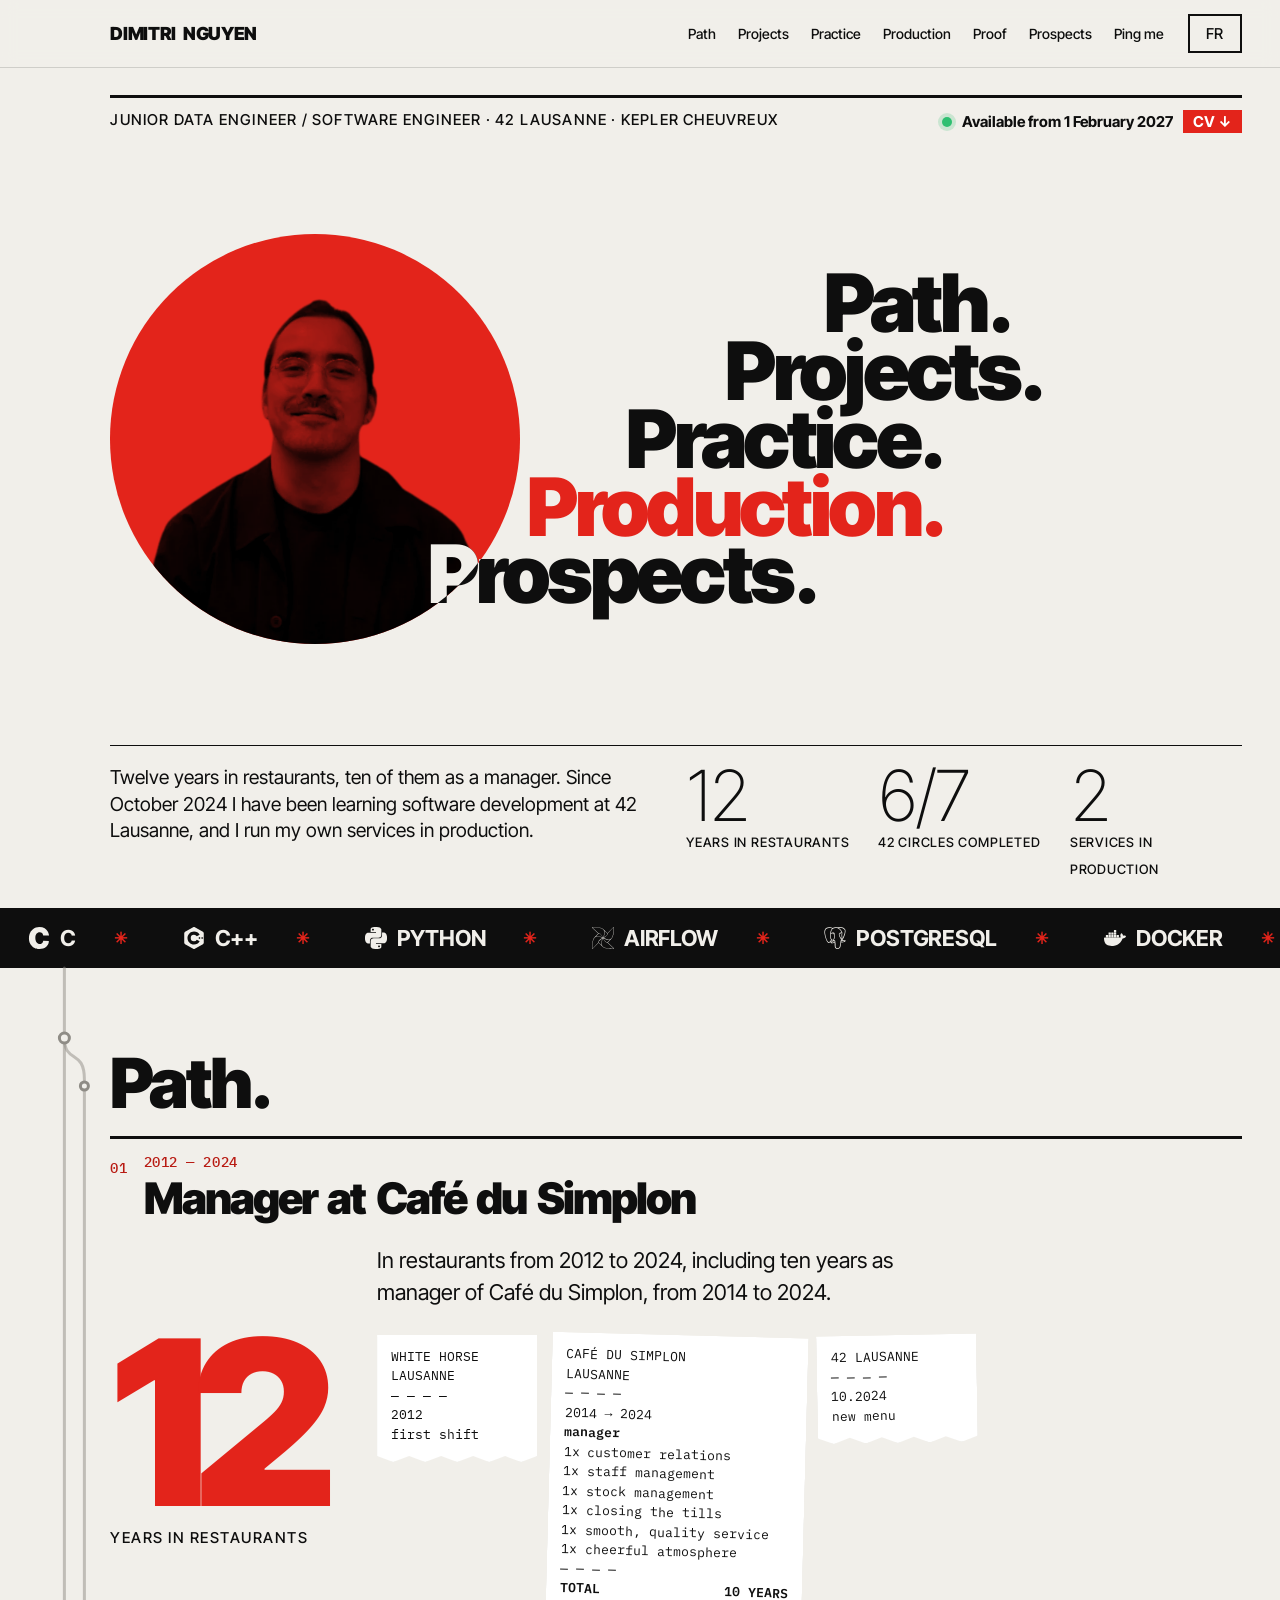
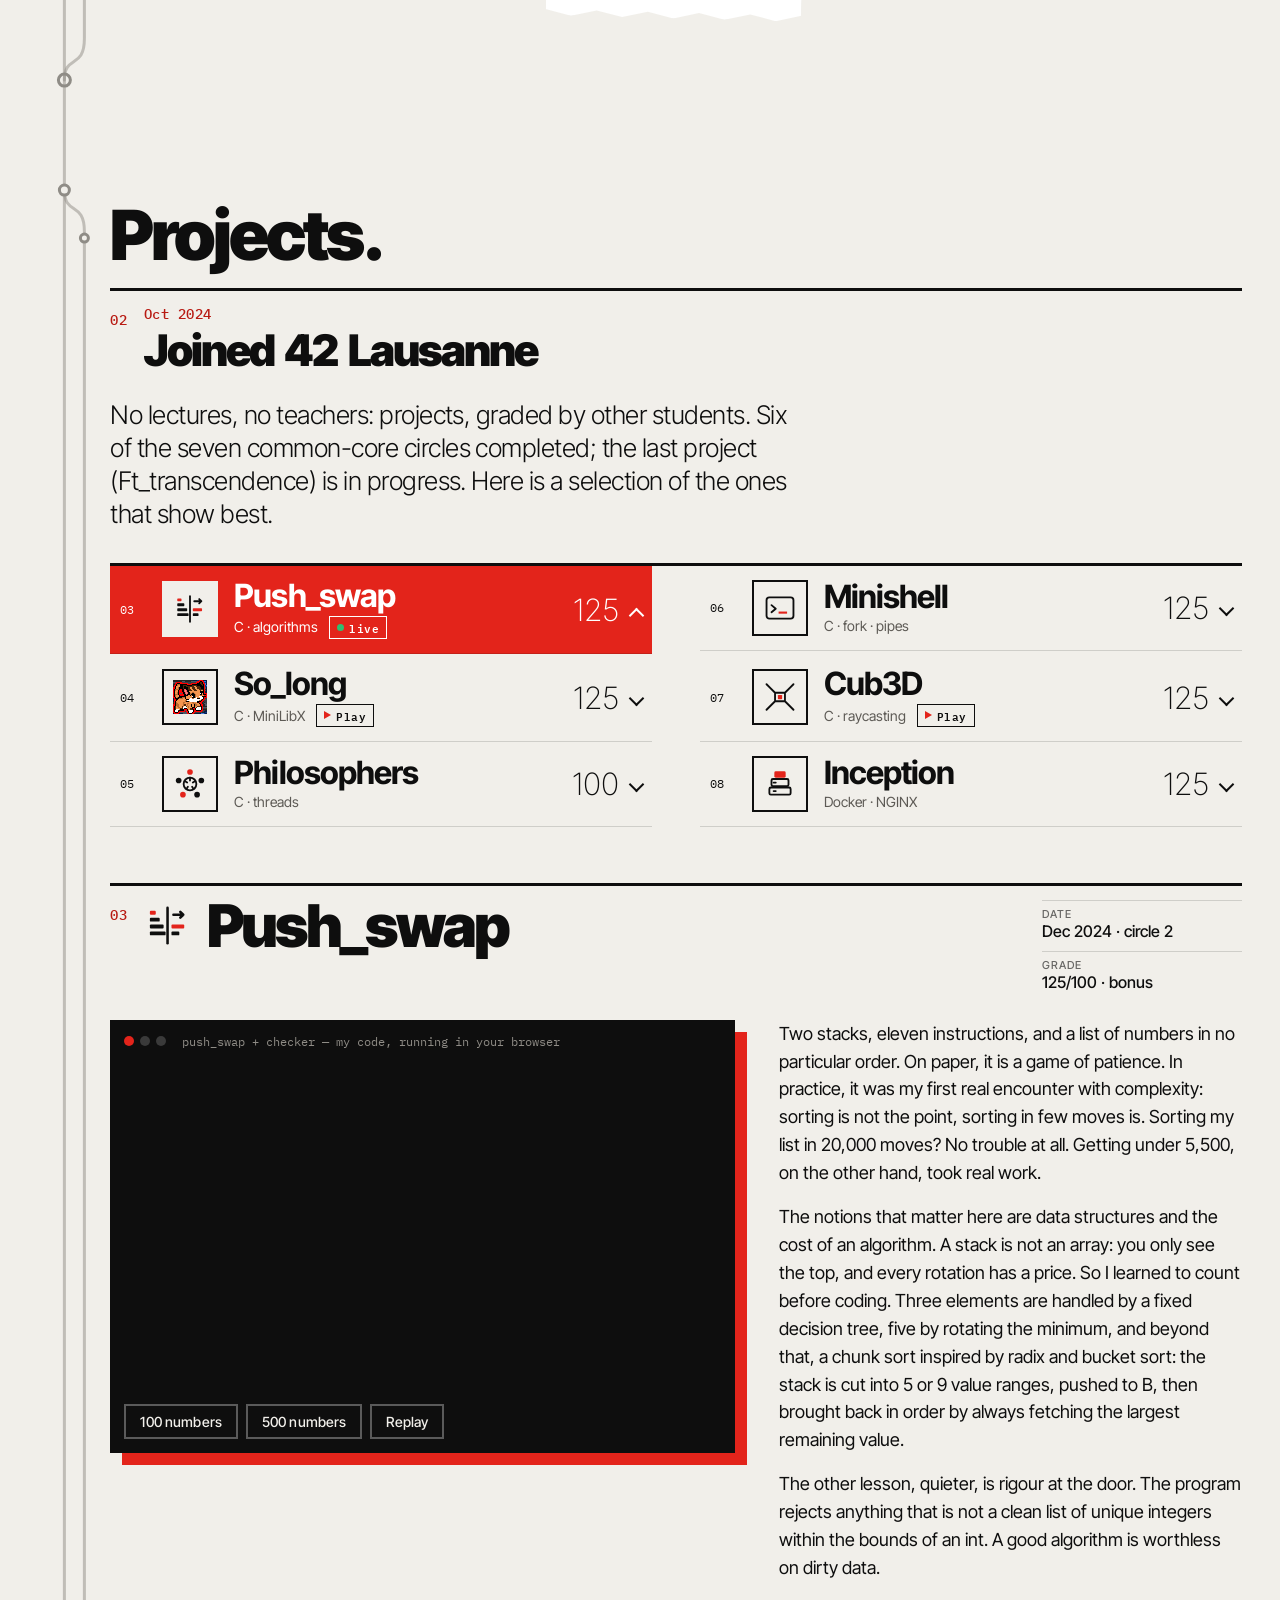
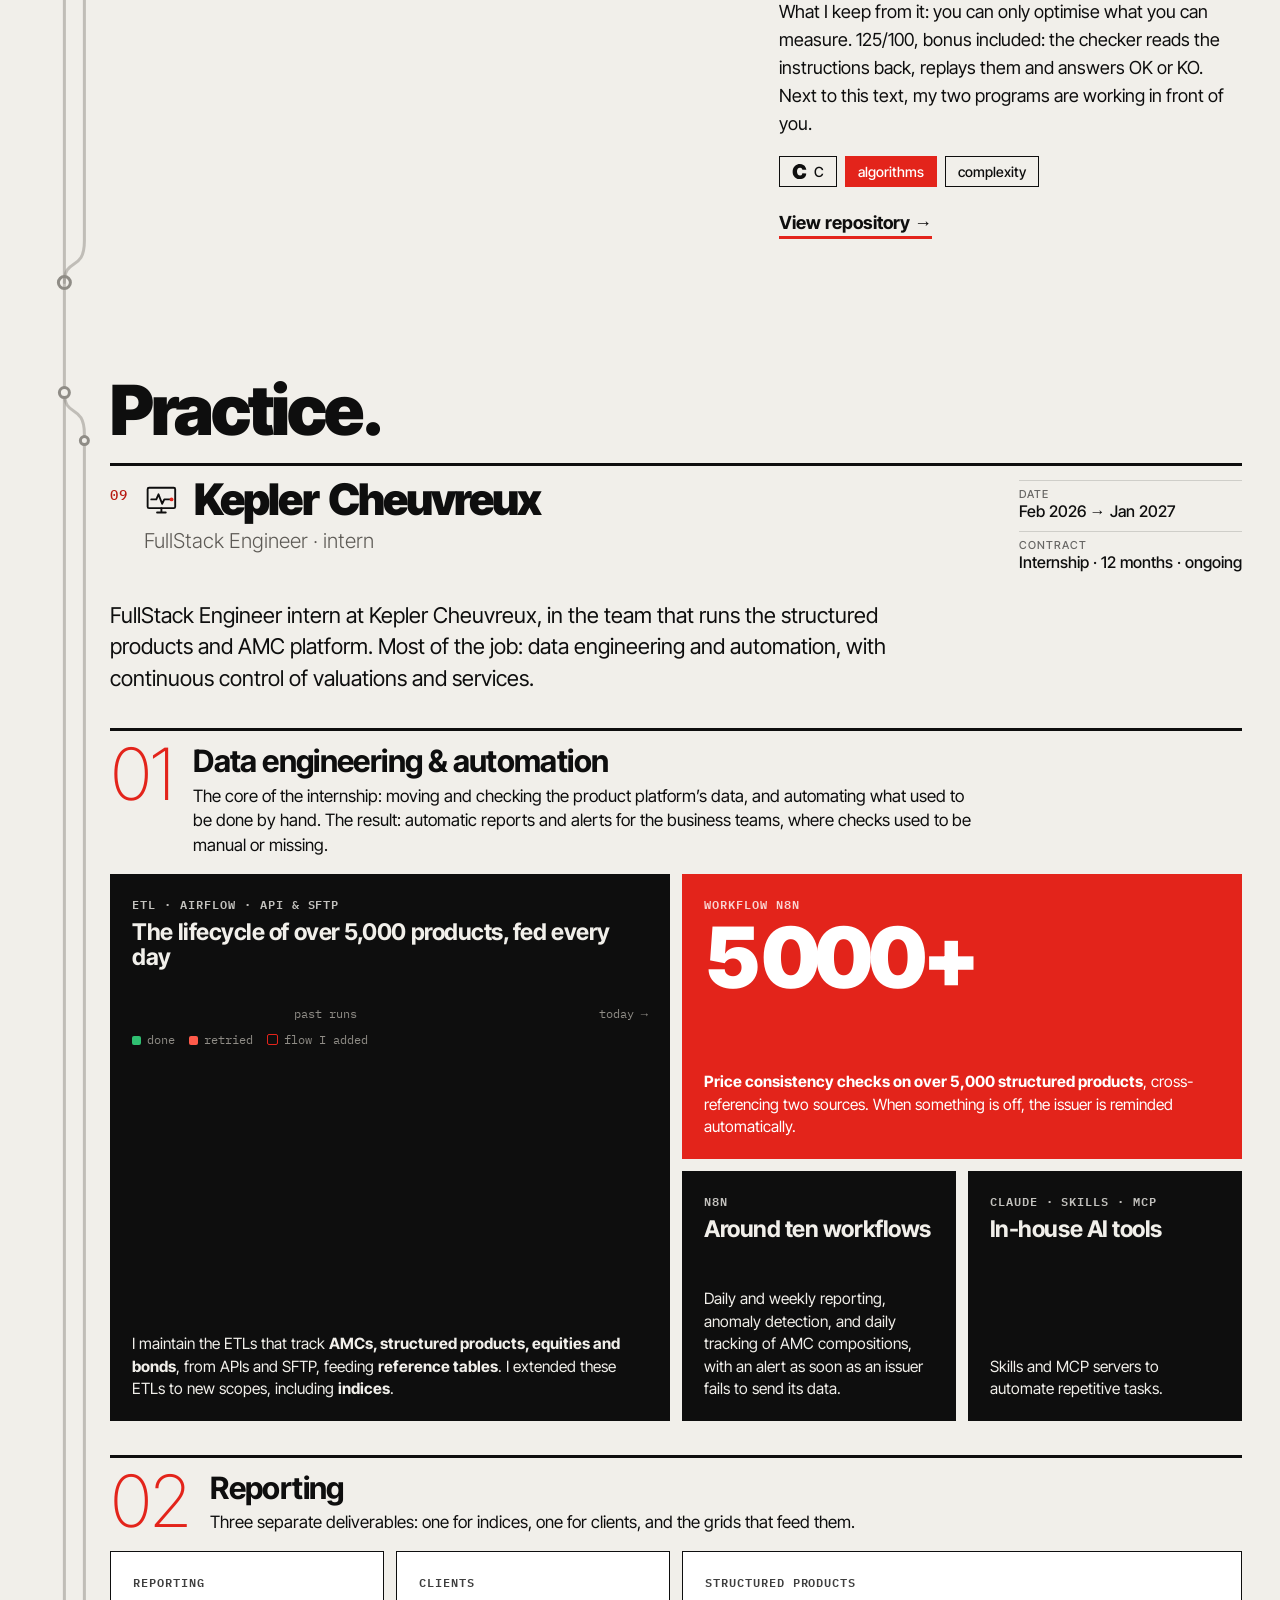
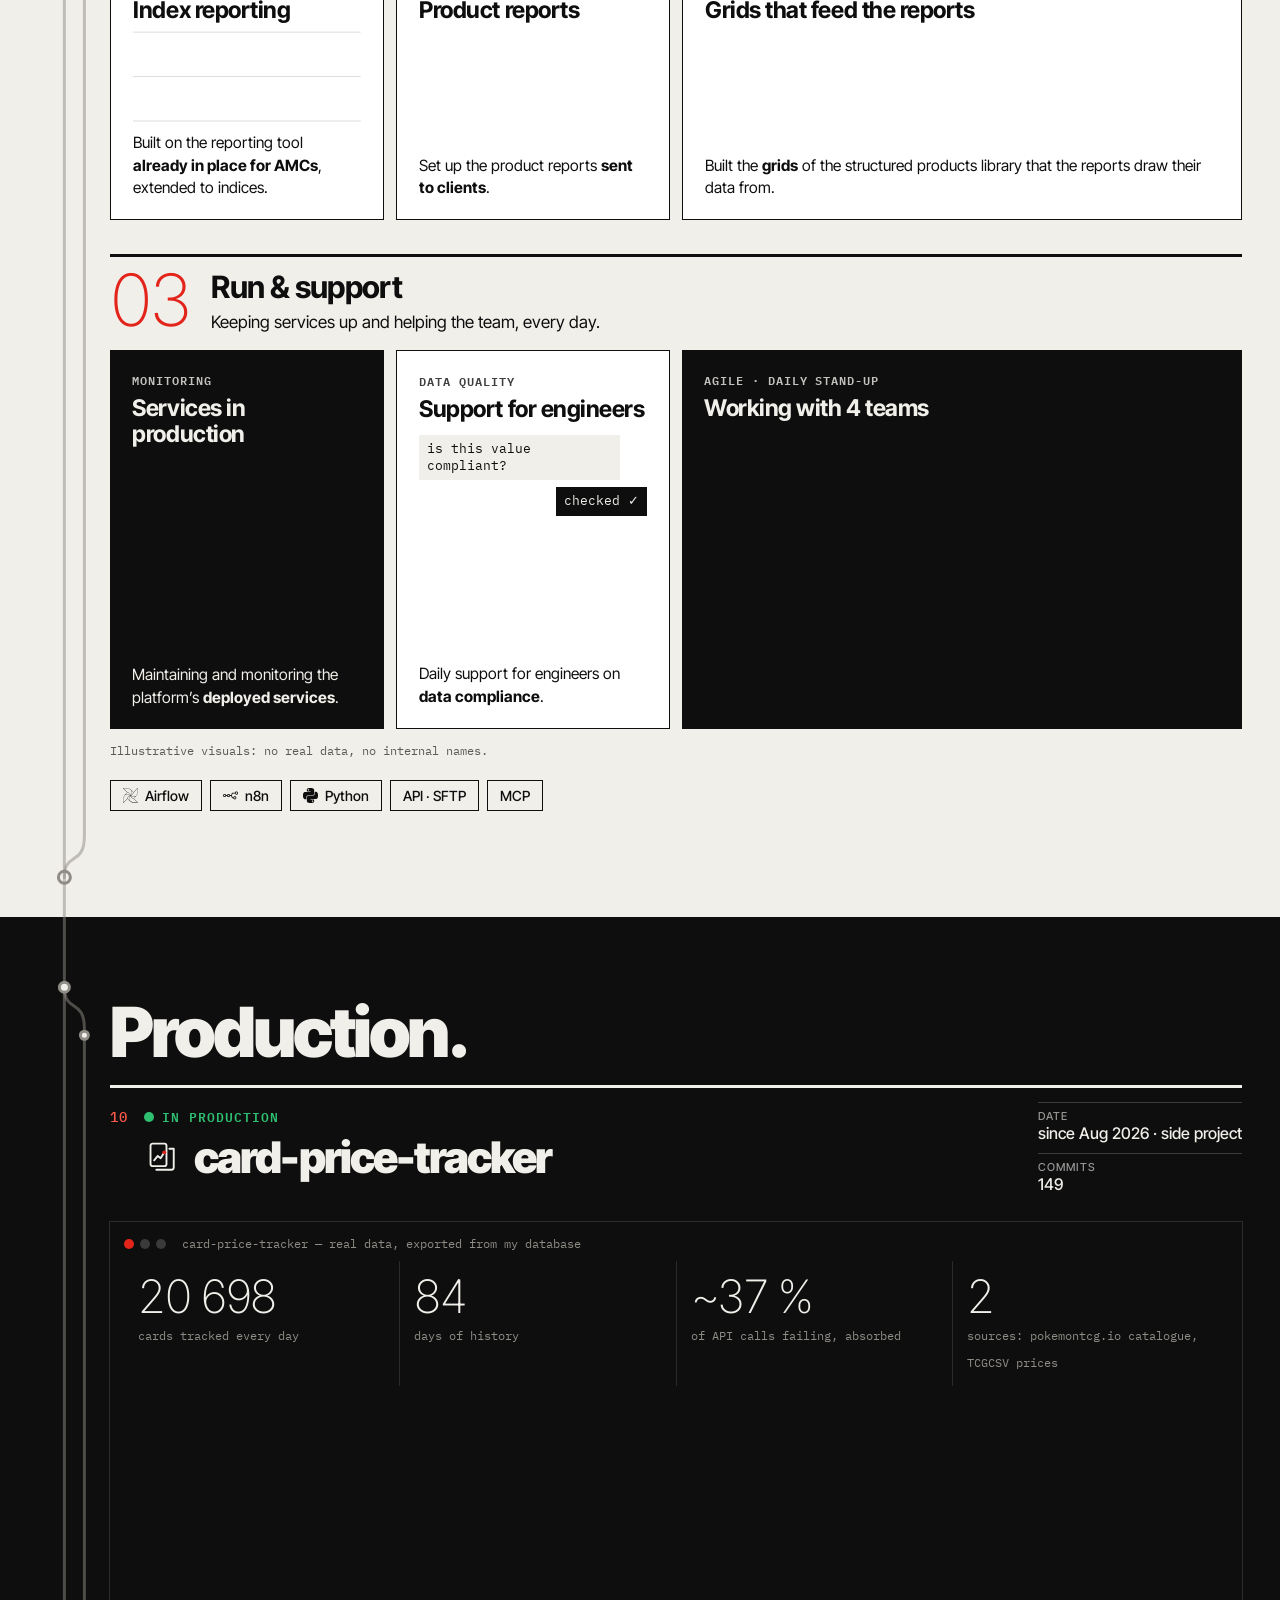
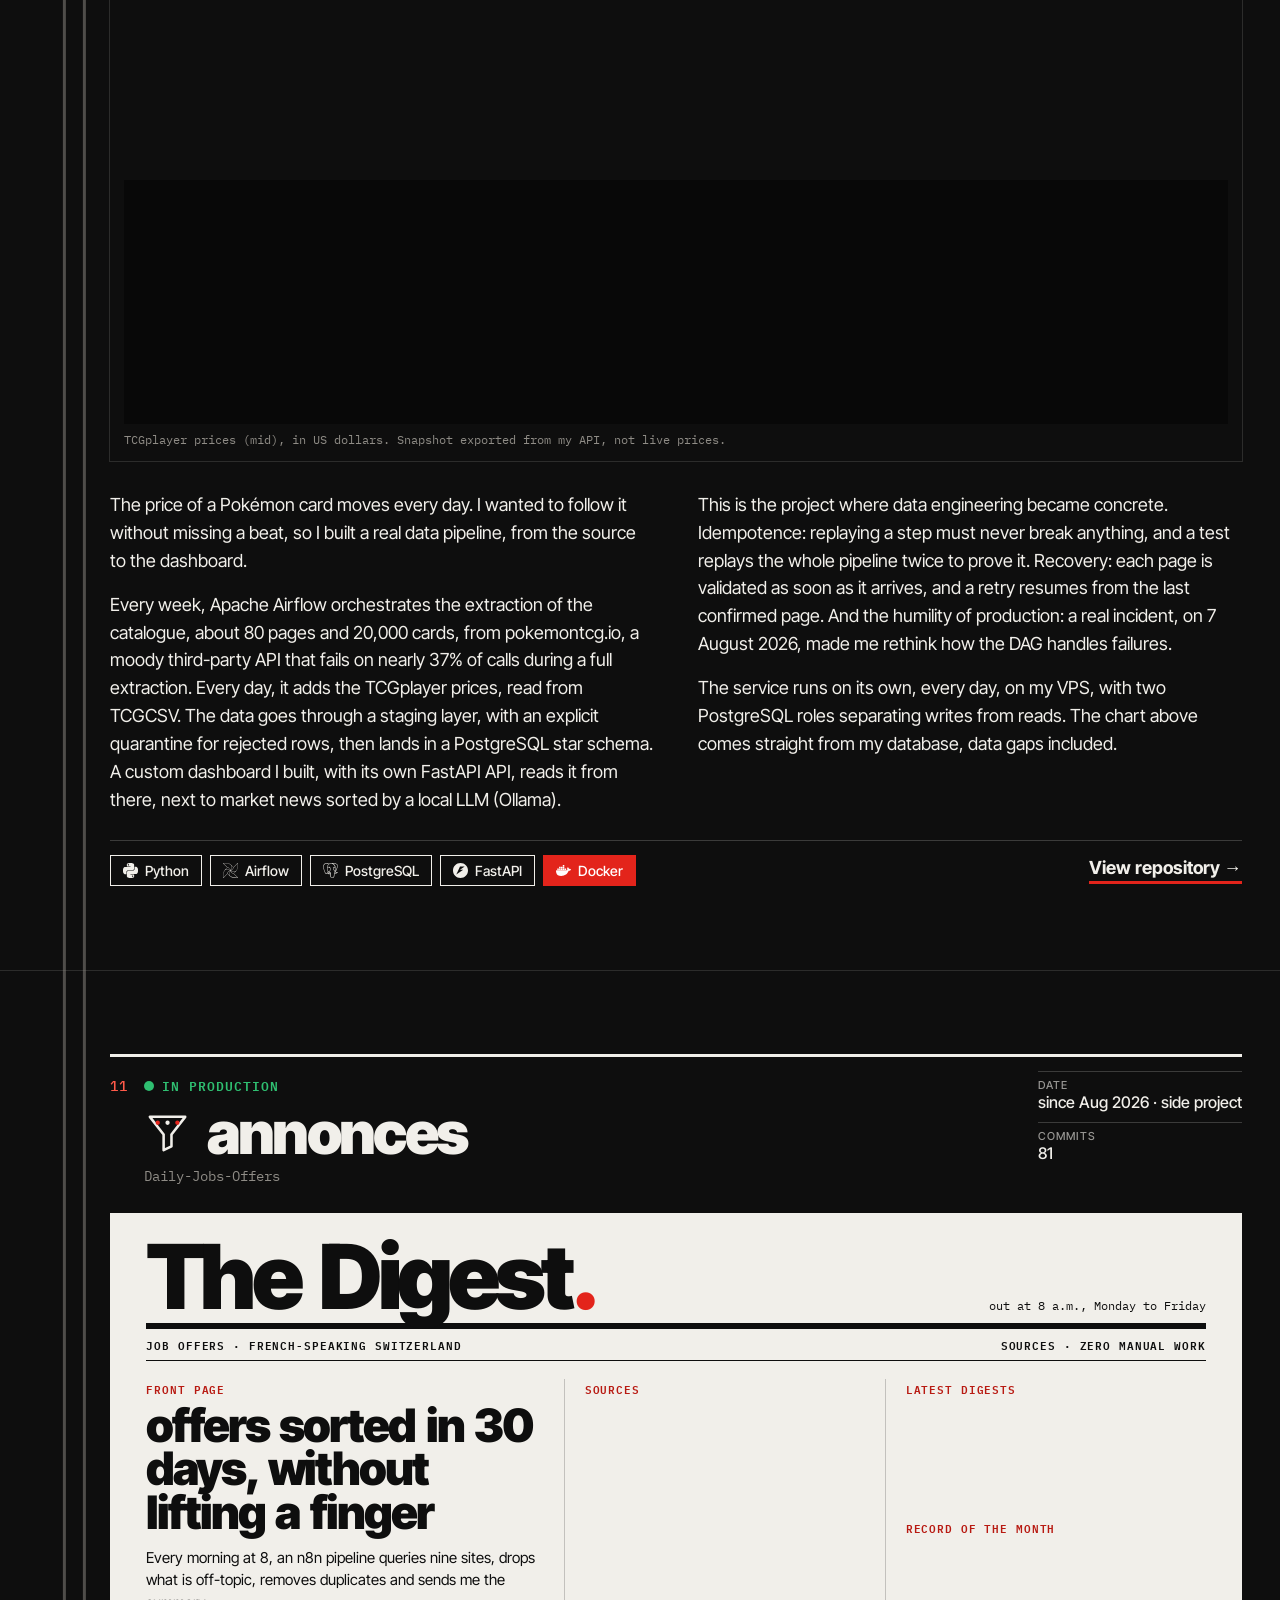
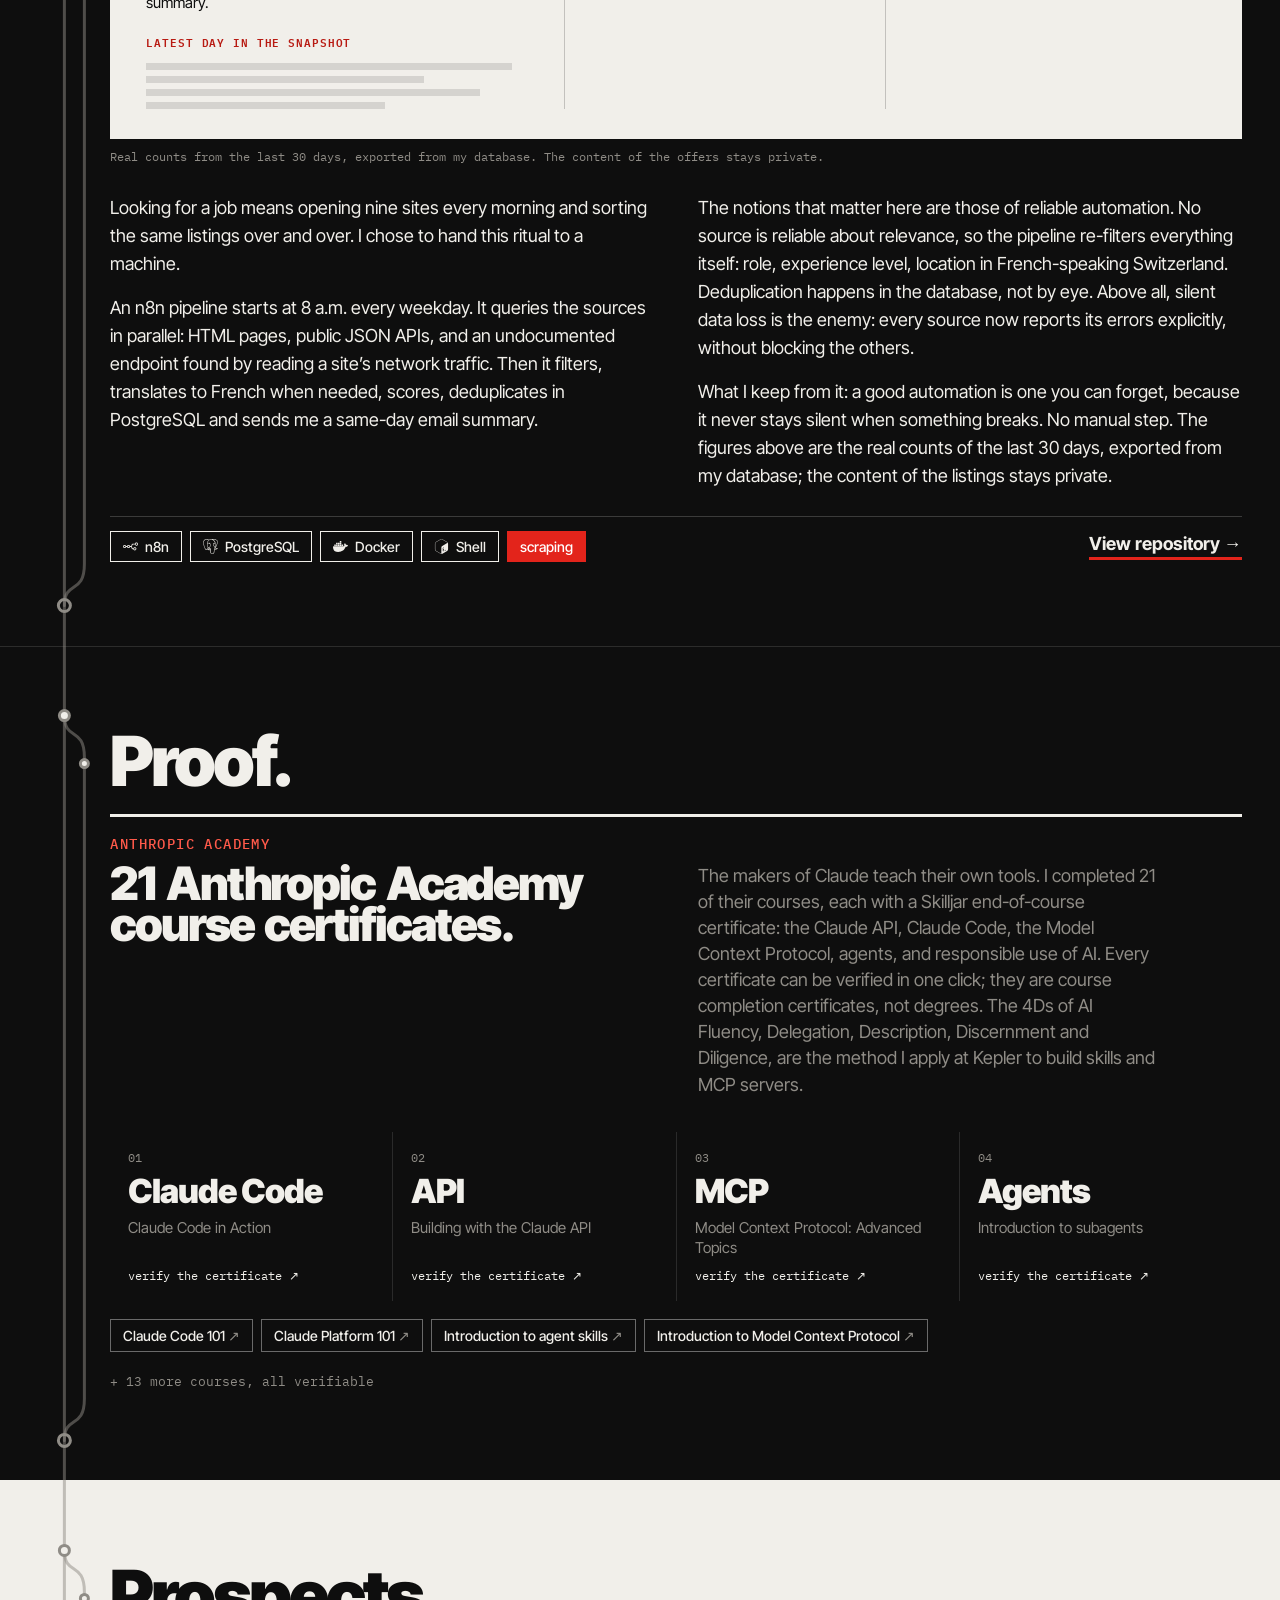
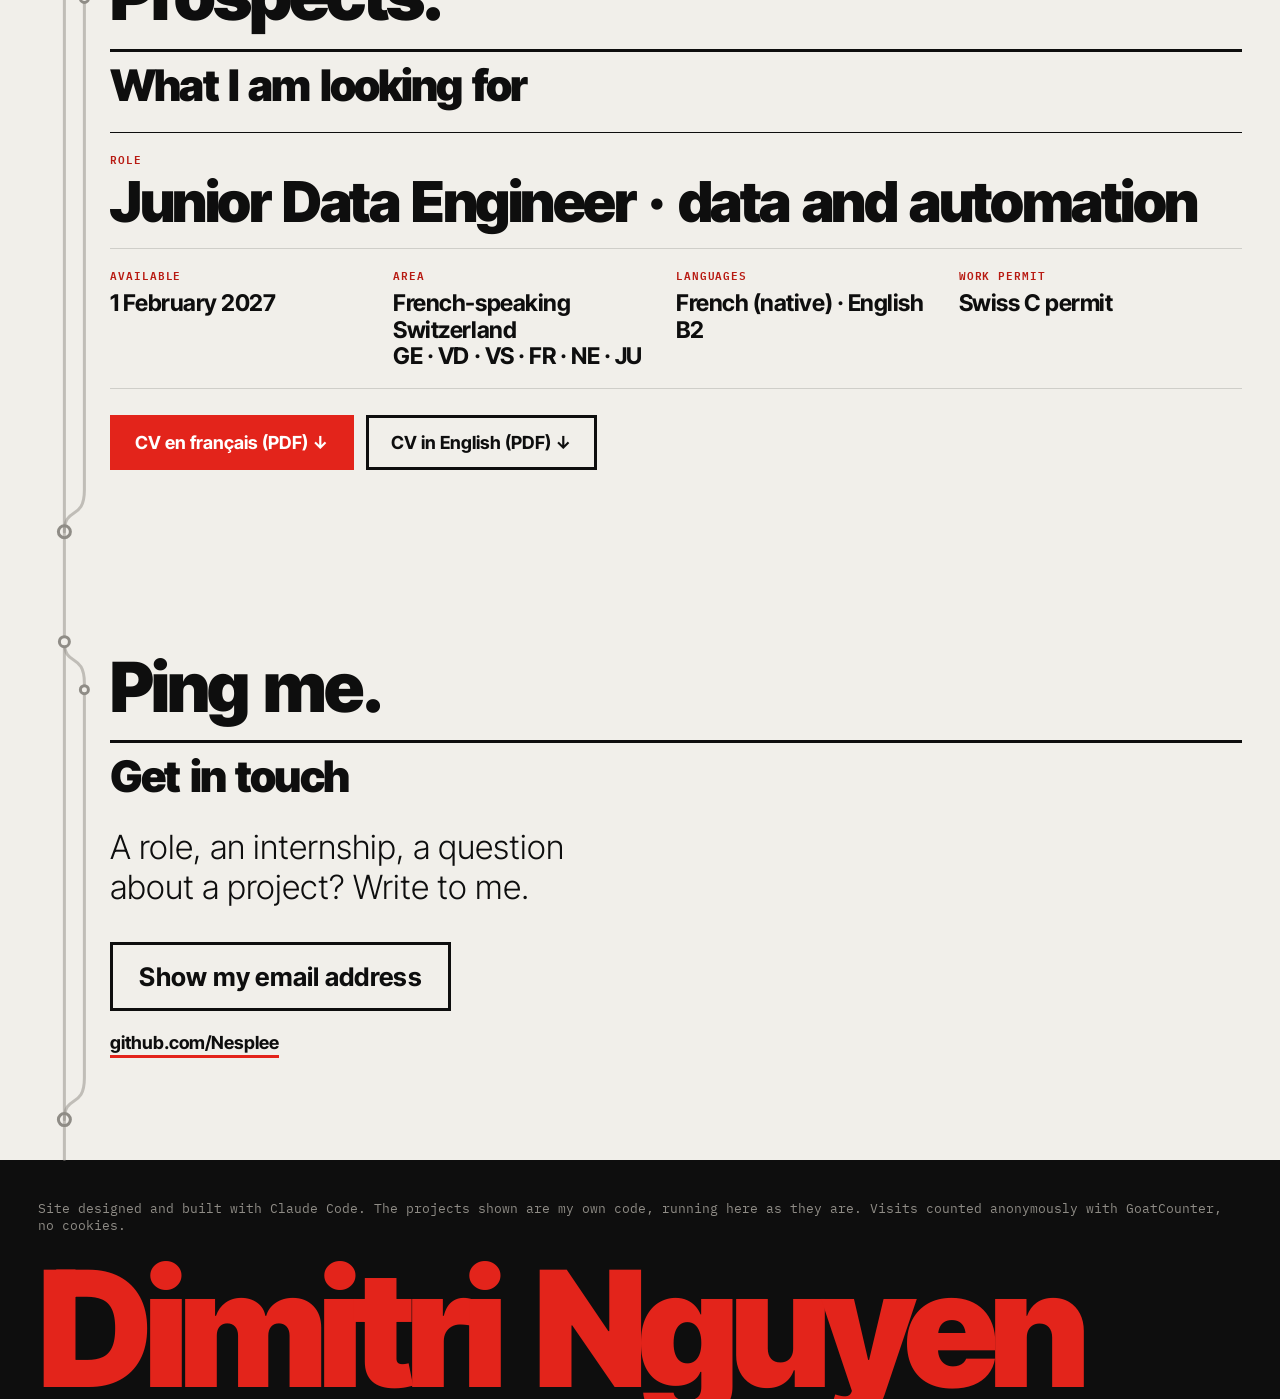
<file: index.html>
<!doctype html>
<html lang="fr">
<head>
  <meta charset="utf-8">
  <meta name="viewport" content="width=device-width, initial-scale=1">
  <meta http-equiv="Content-Security-Policy" content="default-src 'self'; script-src 'self' 'wasm-unsafe-eval'; style-src 'self'; img-src 'self' data: https://nesplee.goatcounter.com; font-src 'self'; connect-src 'self' https://nesplee.goatcounter.com; worker-src 'self'; frame-src 'self'; child-src 'self'; object-src 'none'; base-uri 'none'; form-action 'none'">
  <meta name="referrer" content="no-referrer">
  <title>Dimitri Nguyen — Parcours, Projets, Pratique, Production, Perspectives</title>
  <meta name="description" content="Dimitri Nguyen, développeur formé à 42 Lausanne : projets jouables et services en production, avec leur propre code.">
  <meta property="og:type" content="website">
  <meta property="og:url" content="https://nesplee.github.io/">
  <meta property="og:title" content="Dimitri Nguyen — Junior Data Engineer">
  <meta property="og:description" content="Parcours. Projets. Pratique. Production. Perspectives. Développeur formé à 42 Lausanne, stagiaire chez Kepler Cheuvreux.">
  <meta property="og:image" content="https://nesplee.github.io/img/og.png">
  <meta property="og:image:width" content="1200">
  <meta property="og:image:height" content="630">
  <meta property="og:image:alt" content="Dimitri Nguyen, développeur : portrait sur disque rouge et titre du portfolio">
  <meta property="og:locale" content="fr_CH">
  <meta property="og:locale:alternate" content="en_GB">
  <meta name="twitter:card" content="summary_large_image">
  <link rel="canonical" href="https://nesplee.github.io/">
  <link rel="alternate" hreflang="fr" href="https://nesplee.github.io/?lang=fr">
  <link rel="alternate" hreflang="en" href="https://nesplee.github.io/?lang=en">
  <link rel="alternate" hreflang="x-default" href="https://nesplee.github.io/">
  <link rel="icon" href="favicon.ico" sizes="32x32">
  <link rel="apple-touch-icon" href="apple-touch-icon.png">
  <link rel="icon" type="image/svg+xml" href="data:image/svg+xml,%3Csvg xmlns='http://www.w3.org/2000/svg' viewBox='0 0 32 32'%3E%3Ccircle cx='16' cy='16' r='16' fill='%23e3241b'/%3E%3Ctext x='16' y='21.5' font-family='Helvetica,Arial' font-size='14' font-weight='900' text-anchor='middle' fill='%23fff'%3EDN%3C/text%3E%3C/svg%3E">
  <script type="application/ld+json">{"@context":"https://schema.org","@type":"Person","name":"Dimitri Nguyen","url":"https://nesplee.github.io/","jobTitle":"Junior Data Engineer","alumniOf":{"@type":"EducationalOrganization","name":"42 Lausanne"},"sameAs":["https://github.com/Nesplee"]}</script>
  <link rel="stylesheet" href="css/site.css?v=088b2229e7">
  <noscript><link rel="stylesheet" href="css/nojs.css?v=088b2229e7"></noscript>
  <script type="module" src="js/main.js?v=088b2229e7"></script>
</head>
<body>
  <a class="skip" href="#top" data-i18n="skip">Aller au contenu</a>
  <noscript><p class="nojs-note"><span lang="fr">JavaScript est désactivé : tout le texte est lisible ci-dessous (en français), mais les démonstrations interactives, le changement de langue et l’affichage des coordonnées en ont besoin. CV : <a href="cv/CV_Dimitri_Nguyen_FR.pdf" download>français</a> · <a href="cv/CV_Dimitri_Nguyen_EN.pdf" download>English</a>.</span> <span lang="en">JavaScript is off: all the text is readable below (in French), but the interactive demos, the language switch and the contact details need it. CV: <a href="cv/CV_Dimitri_Nguyen_EN.pdf" download>English</a> · <a href="cv/CV_Dimitri_Nguyen_FR.pdf" download>français</a>.</span></p></noscript>
  <nav class="top" aria-label="Navigation">
    <a class="brand" href="#top">Dimitri Nguyen</a>
    <ol class="toc">
      <li><a href="#st-resto"><span data-i18n="toc.path">Parcours</span></a></li>
      <li><a href="#st-42"><span data-i18n="toc.school">Projets</span></a></li>
      <li><a href="#st-kepler"><span data-i18n="toc.practice">Pratique</span></a></li>
      <li><a href="#st-tracker"><span data-i18n="toc.prod">Production</span></a></li>
      <li><a href="#st-certs"><span data-i18n="toc.certs">Preuves</span></a></li>
      <li><a href="#st-seek"><span data-i18n="toc.seek">Perspectives</span></a></li>
      <li><a href="#st-contact"><span data-i18n="toc.contact">Parlons</span></a></li>
    </ol>
    <button id="lang-toggle" type="button" data-i18n="lang.switch" data-i18n-aria="lang.switch.aria" aria-label="EN — Switch to English" lang="en">EN</button>
  </nav>

  <main class="page" id="top">
    <div class="rail" aria-hidden="true"></div>

    <header class="hero wrap">
      <p class="kicker"><span data-i18n="hero.kicker">Junior Data Engineer / Software Engineer · 42 Lausanne · Kepler Cheuvreux</span><span class="avail"><b aria-hidden="true"></b><span data-i18n="hero.avail">Disponible le 1er février 2027</span><a href="cv/CV_Dimitri_Nguyen_FR.pdf" download data-cv data-i18n="hero.cv">CV ↓</a></span></p>
      <h1><a href="#st-resto" class="s0" data-i18n="hero.p1">Parcours.</a><br><a href="#st-42" class="s1" data-i18n="hero.p2">Projets.</a><br><a href="#st-kepler" class="s2" data-i18n="hero.p3">Pratique.</a><br><em><a href="#st-tracker" class="s3" data-i18n="hero.p4">Production.</a></em><br><a href="#st-seek" class="s4" data-i18n="hero.p5">Perspectives.</a></h1>
      <div class="disc"><img class="portrait" src="img/portrait.webp" alt="Dimitri Nguyen" width="560" height="641"></div>
      <div class="hero-foot">
        <p class="intro" data-i18n="hero.intro">Douze ans en restauration, dont dix comme manager. Depuis octobre 2024, j’apprends le développement à 42 Lausanne, et je fais tourner mes propres services en production.</p>
        <ul class="facts">
          <li><b>12</b><span data-i18n="facts.resto">ans en restauration</span></li>
          <li><b>6/7</b><span data-i18n="facts.circles">cercles de 42 validés</span></li>
          <li><b>2</b><span data-i18n="facts.prod">services en production</span></li>
        </ul>
      </div>
    </header>

    <div class="ticker" aria-hidden="true"><div class="ticker-track">
      <span><svg><use href="img/tech.svg#c"/></svg>C</span><span><svg><use href="img/tech.svg#cplusplus"/></svg>C++</span><span><svg><use href="img/tech.svg#python"/></svg>Python</span><span><svg><use href="img/tech.svg#apacheairflow"/></svg>Airflow</span><span><svg><use href="img/tech.svg#postgresql"/></svg>PostgreSQL</span><span><svg><use href="img/tech.svg#docker"/></svg>Docker</span><span><svg><use href="img/tech.svg#n8n"/></svg>n8n</span><span><svg><use href="img/tech.svg#fastapi"/></svg>FastAPI</span><span><svg><use href="img/tech.svg#react"/></svg>React</span><span><svg><use href="img/tech.svg#nginx"/></svg>NGINX</span><span><svg><use href="img/tech.svg#linux"/></svg>Linux</span>
      <span><svg><use href="img/tech.svg#c"/></svg>C</span><span><svg><use href="img/tech.svg#cplusplus"/></svg>C++</span><span><svg><use href="img/tech.svg#python"/></svg>Python</span><span><svg><use href="img/tech.svg#apacheairflow"/></svg>Airflow</span><span><svg><use href="img/tech.svg#postgresql"/></svg>PostgreSQL</span><span><svg><use href="img/tech.svg#docker"/></svg>Docker</span><span><svg><use href="img/tech.svg#n8n"/></svg>n8n</span><span><svg><use href="img/tech.svg#fastapi"/></svg>FastAPI</span><span><svg><use href="img/tech.svg#react"/></svg>React</span><span><svg><use href="img/tech.svg#nginx"/></svg>NGINX</span><span><svg><use href="img/tech.svg#linux"/></svg>Linux</span>
    </div></div>


    <section class="stop wrap" id="st-resto" aria-labelledby="h-resto">
      <p class="chap" data-i18n="hero.p1" aria-hidden="true">Parcours.</p>
      <header class="phead"><span class="idx">01</span><div class="ptitle"><div class="date" data-i18n="resto.date">2012 — 2024</div><h2 id="h-resto" data-i18n="resto.title">Manager au Café du Simplon</h2></div></header>
      <div class="era">
        <div class="bignum">12<small data-i18n="resto.years">ans en restauration</small></div>
        <div>
          <div class="lede" data-i18n-html="resto.text"><p>De 2012 à 2024 dans la restauration, dont dix ans comme manager au Café du Simplon, de 2014 à 2024.</p></div>
          <ul class="tickets">
            <li class="ticket">WHITE HORSE<br>LAUSANNE<br>— — — —<br>2012<br><span data-i18n="resto.t1">premier service</span></li>
            <li class="ticket long">CAFÉ DU SIMPLON<br>LAUSANNE<br>— — — —<br>2014 → 2024<br><b data-i18n="resto.t2">manager</b><br><span class="tl">1x <span data-i18n="resto.t2a">gestion de la clientèle</span></span><span class="tl">1x <span data-i18n="resto.t2b">gestion du personnel</span></span><span class="tl">1x <span data-i18n="resto.t2c">gestion des stocks</span></span><span class="tl">1x <span data-i18n="resto.t2d">clôture des caisses</span></span><span class="tl">1x <span data-i18n="resto.t2e">service fluide et soigné</span></span><span class="tl">1x <span data-i18n="resto.t2f">bonne humeur</span></span>— — — —<br><span class="tl tot"><span data-i18n="resto.t2total">total</span> <span data-i18n="resto.t2years">10 ans</span></span></li>
            <li class="ticket">42 LAUSANNE<br>— — — —<br>10.2024<br><span data-i18n="resto.t3">nouvelle carte</span></li>
          </ul>
        </div>
      </div>
    </section>

    <section class="stop wrap" id="st-42" aria-labelledby="h-42">
      <p class="chap" data-i18n="hero.p2" aria-hidden="true">Projets.</p>
      <header class="phead"><span class="idx">02</span><div class="ptitle"><div class="date" data-i18n="42.date">oct. 2024</div><h2 id="h-42" data-i18n="42.title">Entrée à 42 Lausanne</h2></div></header>
      <div class="lede wide-lede" data-i18n-html="42.text"><p>Pas de cours ni de professeurs : des projets, corrigés par les autres étudiants. Six cercles du tronc commun validés sur sept, le dernier projet (Ft_transcendence) est en cours. Voici une sélection de ceux qui se voient le mieux.</p></div>
      <ol class="board">
        <li><button type="button" data-open="st-pushswap" aria-controls="st-pushswap" aria-expanded="false"><span class="n">03</span><span class="ico"><svg aria-hidden="true"><use href="img/projects.svg#pushswap"/></svg></span><span class="nm"><b>Push_swap</b><span class="k">C · <span data-i18n="tag.algo">algorithmie</span> <span class="pill live" data-i18n="tag.live">en direct</span></span></span><span class="g">125</span></button></li>
        <li><button type="button" data-open="st-solong" aria-controls="st-solong" aria-expanded="false"><span class="n">04</span><span class="ico"><img src="img/so_long-player.png" alt="" width="32" height="32" class="pix"></span><span class="nm"><b>So_long</b><span class="k">C · MiniLibX <span class="pill play" data-i18n="game.play">Jouer</span></span></span><span class="g">125</span></button></li>
        <li><button type="button" data-open="st-philo" aria-controls="st-philo" aria-expanded="false"><span class="n">05</span><span class="ico"><svg aria-hidden="true"><use href="img/projects.svg#philo"/></svg></span><span class="nm"><b>Philosophers</b><span class="k">C · threads</span></span><span class="g">100</span></button></li>
        <li><button type="button" data-open="st-minishell" aria-controls="st-minishell" aria-expanded="false"><span class="n">06</span><span class="ico"><svg aria-hidden="true"><use href="img/projects.svg#minishell"/></svg></span><span class="nm"><b>Minishell</b><span class="k">C · fork · pipes</span></span><span class="g">125</span></button></li>
        <li><button type="button" data-open="st-cub3d" aria-controls="st-cub3d" aria-expanded="false"><span class="n">07</span><span class="ico"><svg aria-hidden="true"><use href="img/projects.svg#cub3d"/></svg></span><span class="nm"><b>Cub3D</b><span class="k">C · raycasting <span class="pill play" data-i18n="game.play">Jouer</span></span></span><span class="g">125</span></button></li>
        <li><button type="button" data-open="st-inception" aria-controls="st-inception" aria-expanded="false"><span class="n">08</span><span class="ico"><svg aria-hidden="true"><use href="img/projects.svg#inception"/></svg></span><span class="nm"><b>Inception</b><span class="k">Docker · NGINX</span></span><span class="g">125</span></button></li>
      </ol>
    </section>

    <section class="stop wrap proj" id="st-pushswap" hidden aria-labelledby="h-pushswap">
      <header class="phead">
        <span class="idx">03</span>
        <div class="ptitle"><h2 id="h-pushswap"><svg class="picon" aria-hidden="true"><use href="img/projects.svg#pushswap"/></svg>Push_swap</h2></div>
        <dl class="meta"><div><dt data-i18n="meta.date">Date</dt><dd data-i18n="pushswap.date">déc. 2024 · cercle 2</dd></div><div><dt data-i18n="meta.grade">Note</dt><dd>125/100 · bonus</dd></div></dl>
      </header>
      <div class="project">
        <div class="screen" data-visual="pushswap">
          <div class="bar"><i></i><i></i><i></i><span data-i18n="ps.bar">push_swap + checker — mon code, exécuté dans votre navigateur</span></div>
          <canvas width="640" height="360" role="img" data-i18n-aria="ps.aria" aria-label="Piles A et B pendant le tri"></canvas>
          <div class="controls">
            <button type="button" data-ps-size="100" data-i18n="ps.btn100">100 nombres</button>
            <button type="button" data-ps-size="500" data-i18n="ps.btn500">500 nombres</button>
            <button type="button" data-ps="replay" data-i18n="ps.replay">Rejouer</button>
            <span data-ps="count"></span> <span data-ps="verdict" aria-live="polite"></span>
          </div>
        </div>
        <div class="project-text">
          <div class="body" data-i18n-html="pushswap.body"><p>Deux piles, onze instructions, et une liste de nombres en désordre. Sur le papier, c’est un jeu de patience. En pratique, c’est mon premier vrai face-à-face avec la complexité : trier n’est pas le sujet, trier en peu de coups l’est. Ranger ma liste en 20 000 coups ? Aucune difficulté. Passer sous la barre des 5 500, en revanche, m’a donné du fil à retordre.</p><p>Les notions qui comptent ici, ce sont les structures de données et le coût d’un algorithme. Une pile ne se parcourt pas comme un tableau : on n’y voit que le sommet, et chaque rotation se paie. J’ai donc appris à compter avant de coder. Trois éléments se règlent par un arbre de décision fixe, cinq par la rotation du minimum, et au-delà, un tri par blocs inspiré du radix et du bucket sort : la pile est découpée en 5 ou 9 tranches de valeurs, poussées vers B, puis ramenées dans l’ordre en allant chercher le maximum restant.</p><p>L’autre leçon, plus discrète, c’est la rigueur à l’entrée. Le programme refuse tout ce qui n’est pas une liste propre d’entiers uniques, dans les limites d’un int. Un bon algorithme ne sert à rien sur une donnée sale.</p><p>Ce que j’en garde : on n’optimise que ce qu’on sait mesurer. 125/100, bonus compris : le checker relit les instructions, les rejoue et répond OK ou KO. À côté, ce sont mes deux programmes qui travaillent sous vos yeux.</p></div>
          <ul class="tags"><li><svg aria-hidden="true"><use href="img/tech.svg#c"/></svg>C</li><li class="r" data-i18n="tag.algo">algorithmie</li><li data-i18n="tag.complexity">complexité</li></ul>
          <a class="repo" href="https://github.com/Nesplee/PUSH_SWAP" data-i18n="repo">Voir le dépôt →</a>
        </div>
      </div>
    </section>

    <section class="stop wrap proj" id="st-solong" hidden aria-labelledby="h-solong">
      <header class="phead">
        <span class="idx">04</span>
        <div class="ptitle"><h2 id="h-solong"><img class="picon pix" src="img/so_long-player.png" alt="" width="32" height="32" loading="lazy">So_long</h2></div>
        <dl class="meta"><div><dt data-i18n="meta.date">Date</dt><dd data-i18n="solong.date">janv. 2025 · cercle 2</dd></div><div><dt data-i18n="meta.grade">Note</dt><dd>125/100 · bonus</dd></div></dl>
      </header>
      <div class="screen wide" data-visual="game" data-game-page="games/so_long.html?v=088b2229e7" data-game-aspect="1632 / 256" data-game-title="so_long">
        <div class="bar"><i></i><i></i><i></i><span data-i18n="solong.bar">so_long — mon jeu, jouable dans votre navigateur</span></div>
        <div data-game="stage"><img class="poster" loading="lazy" decoding="async" data-game="poster" src="img/posters/so_long.webp" alt="so_long : capture du jeu" width="1632" height="256"></div>
        <div class="controls">
          <button type="button" data-game="play" data-i18n="game.play">Jouer</button>
          <button type="button" data-game-map="maps/test3_bonus.ber" aria-pressed="true" data-i18n="solong.map1">Carte avec ennemis</button>
          <button type="button" data-game-map="maps/test2.ber" aria-pressed="false" data-i18n="solong.map2">Labyrinthe</button>
          <button type="button" data-game-map="maps/test.ber" aria-pressed="false" data-i18n="solong.map3">Petite carte</button>
          <span data-game="msg" aria-live="polite"></span>
        </div>
      </div>
      <div class="project-text cols">
        <div class="body" data-i18n-html="solong.body"><p>Mon premier jeu. Une carte, des objets à ramasser, des ennemis qui font les cent pas, et une sortie qui ne s’ouvre qu’à la fin. Tout tient dans un fichier .ber de quelques lignes, et c’est là que tout se joue.</p><p>Avant de dessiner le moindre pixel, le programme interroge la carte : est-elle rectangulaire, entièrement fermée par des murs ? n’a-t-elle qu’un seul départ ? peut-on vraiment atteindre chaque objet et la sortie ? Pour le savoir, un flood fill, ou l’art de verser de l’eau sur une carte pour voir où elle passe. C’est là que j’ai découvert, en pratique, ce qu’est un parcours de graphe.</p><p>Il a d’abord fallu apprivoiser la MiniLibX, et elle ne s’est pas laissé faire. Viennent ensuite la boucle de jeu et les événements clavier, le rendu tuile par tuile avec la MiniLibX, puis les bonus : des sprites animés orientés gauche et droite, des ennemis qui patrouillent, un compteur de coups et d’objets affiché en direct.</p><p>Et une habitude que je n’ai plus perdue : rendre la mémoire jusqu’au dernier octet, qu’on gagne, qu’on perde ou qu’on ferme la fenêtre.</p><p>125/100. Le jeu ci-dessus, c’est mon code C d’origine, qui tourne dans la page grâce à une couche MiniLibX réécrite pour le navigateur. À vous de jouer.</p></div>
        <div>
          <ul class="tags"><li><svg aria-hidden="true"><use href="img/tech.svg#c"/></svg>C</li><li>MiniLibX</li><li class="r" data-i18n="tag.game">jeu 2D</li><li data-i18n="tag.pathfinding">vérification de chemin</li></ul>
          <a class="repo" href="https://github.com/Nesplee/SO_LONG" data-i18n="repo">Voir le dépôt →</a>
        </div>
      </div>
    </section>

    <section class="stop wrap proj" id="st-philo" hidden aria-labelledby="h-philo">
      <header class="phead">
        <span class="idx">05</span>
        <div class="ptitle"><h2 id="h-philo"><svg class="picon" aria-hidden="true"><use href="img/projects.svg#philo"/></svg>Philosophers</h2></div>
        <dl class="meta"><div><dt data-i18n="meta.date">Date</dt><dd data-i18n="philo.date">févr. 2025 · cercle 3</dd></div><div><dt data-i18n="meta.grade">Note</dt><dd>100/100</dd></div></dl>
      </header>
      <div class="project">
        <div class="screen" data-visual="philo">
          <div class="bar"><i></i><i></i><i></i><span data-ph="args">./philo 5 800 200 200 7</span></div>
          <div class="ph-grid">
            <svg data-ph="table" viewBox="0 0 340 340" role="img" data-i18n-aria="ph.aria" aria-label="Table des philosophes rejouant une exécution réelle"></svg>
            <div><p class="note" data-i18n="ph.logtitle">Sortie réelle du programme</p><ol class="ph-log" data-ph="log" aria-live="off"></ol></div>
          </div>
          <div class="controls">
            <button type="button" data-ph-run="ok" aria-pressed="true" data-i18n="ph.run1">Personne ne meurt</button>
            <button type="button" data-ph-run="death" aria-pressed="false" data-i18n="ph.run2">Un philosophe meurt</button>
            <button type="button" data-ph="toggle" data-i18n="ph.toggle">Lecture / pause</button>
            <button type="button" data-ph="restart" data-i18n="ph.restart">Recommencer</button>
            <label><span data-i18n="ph.speed">vitesse</span> <select data-ph="speed"><option value="0.25">×0,25</option><option value="0.5" selected>×0,5</option><option value="1">×1</option></select></label>
            <span data-ph="clock"></span>
          </div>
          <p class="note"><span data-i18n="ph.note">Traces réelles de mon binaire, enregistrées puis rejouées : les threads ne peuvent pas tourner sur un site statique.</span> <span data-ph="asof"></span></p>
        </div>
        <div class="project-text">
          <div class="body" data-i18n-html="philo.body"><p>Une table ronde, des philosophes, autant de fourchettes que de convives, et une règle cruelle : pour manger, il faut les deux fourchettes voisines, et qui ne mange pas à temps meurt. C’est un problème vieux de soixante ans, et c’est la meilleure porte d’entrée que je connaisse vers la programmation concurrente. Un projet qui m’a donné faim et sommeil en même temps, exactement comme mes philosophes.</p><p>Chaque philosophe est un thread, chaque fourchette un mutex. Un thread de surveillance vérifie en continu l’heure du dernier repas de chacun, pour annoncer une mort quelques millisecondes à peine après qu’elle survient. Un mutex dédié à l’affichage empêche les lignes du journal de se mélanger.</p><p>Les notions s’apprennent ici à la dure. L’interblocage, quand chacun prend sa fourchette gauche et attend la droite pour toujours. La data race, quand deux threads lisent et écrivent la même valeur sans se coordonner. La parade tient en un geste : les philosophes pairs attendent un court instant avant de se servir, et la symétrie se brise. Le cas du philosophe seul, avec une seule fourchette, est traité à part.</p><p>Ce que j’en garde : un programme concurrent ne se teste pas seulement, il se raisonne. 100/100. La table ci-contre rejoue deux vraies exécutions : avec ./philo 5 800 200 200 7 personne ne meurt, avec ./philo 4 310 200 100 le philosophe 2 meurt à 311 ms.</p></div>
          <ul class="tags"><li><svg aria-hidden="true"><use href="img/tech.svg#c"/></svg>C</li><li>pthreads</li><li>mutex</li><li class="r" data-i18n="tag.concurrency">concurrence</li></ul>
          <a class="repo" href="https://github.com/Nesplee/PHILOSOPHERS" data-i18n="repo">Voir le dépôt →</a>
        </div>
      </div>
    </section>
    <section class="stop wrap proj" id="st-minishell" hidden aria-labelledby="h-minishell">
      <header class="phead">
        <span class="idx">06</span>
        <div class="ptitle"><h2 id="h-minishell"><svg class="picon" aria-hidden="true"><use href="img/projects.svg#minishell"/></svg>Minishell</h2></div>
        <dl class="meta"><div><dt data-i18n="meta.date">Date</dt><dd data-i18n="minishell.date">juin 2025 · cercle 3</dd></div><div><dt data-i18n="meta.grade">Note</dt><dd>125/100 · bonus</dd></div></dl>
      </header>
      <div class="screen wide" data-visual="minishell">
        <div class="bar"><i></i><i></i><i></i><span data-i18n="ms.bar">minishell — une vraie session de mon shell, et les processus qu’il a créés</span></div>
        <div class="ms-grid">
          <pre class="ms-term" data-ms="term" tabindex="0" data-i18n-aria="ms.termaria" aria-label="Terminal rejouant la session"></pre>
          <div class="ms-side">
            <p class="note" data-i18n="ms.treetitle">Processus de la commande en cours</p>
            <svg data-ms="tree" viewBox="0 0 360 160" role="img" data-i18n-aria="ms.treearia" aria-label="Arbre des processus"></svg>
            <p class="ms-stats" data-ms="stats"></p>
          </div>
        </div>
        <div class="controls">
          <button type="button" data-ms="restart" data-i18n="ms.restart">Rejouer la session</button>
          <button type="button" data-ms="all" data-i18n="ms.all">Tout afficher</button>
        </div>
        <p class="note"><span data-i18n="ms.note">Session enregistrée sur mon binaire. Les appels fork, execve, pipe, dup2 et waitpid sont captés à l’édition de liens, sans modifier le code.</span> <span data-ms="asof"></span></p>
      </div>
      <div class="project-text cols">
        <div class="body" data-i18n-html="minishell.body"><p>Une vraie montagne à gravir. Réécrire un shell, c’est démonter ce qu’on utilise tous les jours sans y penser. Chaque ligne tapée traverse une petite chaîne de montage : on la lit, on la découpe, on vérifie sa grammaire, on construit les commandes, on développe les variables, puis on crée les processus et on les exécute.</p><p>C’est le projet où j’ai compris comment fonctionne un système Unix. fork pour dupliquer un processus, execve pour lui donner une nouvelle vie, pipe et dup2 pour brancher la sortie de l’un sur l’entrée de l’autre, waitpid pour attendre qu’il ait fini. Et les signaux : Ctrl-C, Ctrl-D et Ctrl-\ se comportent comme dans Bash, au prompt, dans un heredoc et pendant une commande.</p><p>Côté architecture, la leçon a été la séparation des étapes. Le lexer produit des jetons typés, le parser ne travaille que sur ces jetons, et la syntaxe est validée avant toute exécution. Dix étapes numérotées, chacune dans son dossier. Certaines commandes, comme cd, export, unset et exit, doivent modifier le shell lui-même : elles s’exécutent sans fork. En bonus : les opérateurs &amp;&amp; et ||, les parenthèses et les jokers.</p><p>125/100. À côté, une vraie session de mon shell, et pour chaque commande les processus qu’il a réellement créés.</p></div>
        <div>
          <ul class="tags"><li><svg aria-hidden="true"><use href="img/tech.svg#c"/></svg>C</li><li>fork · execve</li><li>pipes</li><li class="r" data-i18n="tag.parsing">parsing</li><li><svg aria-hidden="true"><use href="img/tech.svg#gnubash"/></svg>Bash</li></ul>
          <a class="repo" href="https://github.com/Nesplee/MINISHELL" data-i18n="repo">Voir le dépôt →</a>
        </div>
      </div>
    </section>

    <section class="stop wrap proj" id="st-cub3d" hidden aria-labelledby="h-cub3d">
      <header class="phead">
        <span class="idx">07</span>
        <div class="ptitle"><h2 id="h-cub3d"><svg class="picon" aria-hidden="true"><use href="img/projects.svg#cub3d"/></svg>Cub3D</h2></div>
        <dl class="meta"><div><dt data-i18n="meta.date">Date</dt><dd data-i18n="cub3d.date">oct. 2025 · cercle 4</dd></div><div><dt data-i18n="meta.grade">Note</dt><dd>125/100 · bonus</dd></div></dl>
      </header>
      <div class="project">
        <div class="screen" data-visual="game" data-game-page="games/cub3d.html?v=088b2229e7" data-game-aspect="16 / 9" data-game-title="cub3d">
          <div class="bar"><i></i><i></i><i></i><span data-i18n="cub3d.bar">cub3d — mon moteur, jouable dans votre navigateur</span></div>
          <div data-game="stage"><img class="poster" loading="lazy" decoding="async" data-game="poster" src="img/posters/cub3d.webp" alt="cub3d : capture du jeu" width="1280" height="720"></div>
          <div class="controls">
            <button type="button" data-game="play" data-i18n="game.play">Jouer</button>
            <span data-game="msg" aria-live="polite"></span>
          </div>
          <p class="note" data-i18n="cub3d.keys">W A S D avancer · ← → tourner · E ouvrir une porte · F1 souris · Échap quitter</p>
        </div>
        <div class="project-text">
          <div class="body" data-i18n-html="cub3d.body"><p>Comment faire de la 3D avec une simple grille 2D ? C’est l’astuce de Wolfenstein 3D, et je l’ai reconstruite, rayon par rayon.</p><p>Pour chaque colonne de l’écran, le moteur lance un rayon et l’avance case par case jusqu’au premier mur : c’est l’algorithme DDA. La distance trouvée donne la hauteur du mur à dessiner, et la texture vient habiller la colonne. Il faut prendre la distance perpendiculaire au mur, et non la distance réelle, sinon l’image se courbe comme dans un judas : l’effet fish-eye. C’est le projet où la trigonométrie est devenue un outil.</p><p>Autour du moteur : le parsing complet du format .cub, avec une carte qui doit être entièrement fermée avant le premier rendu, sinon les rayons s’échappent dans le vide. Puis des textures murales animées, des portes qu’on ouvre et qu’on ferme, une minimap, un viseur et un compteur d’images par seconde, le tout dans la même boucle de rendu, sans scintillement.</p><p>Le plus amusant de tous à construire, et le dernier projet soumis à la douloureuse norminette, le correcteur de style de 42, qui ne laisse rien passer. Ce que j’en garde : derrière une image fluide, il y a surtout des choix de calcul. 125/100. Le moteur ci-contre est mon code d’origine : mêmes textures, mêmes portes, même minimap.</p></div>
          <ul class="tags"><li><svg aria-hidden="true"><use href="img/tech.svg#c"/></svg>C</li><li>raycasting</li><li>MiniLibX</li><li class="r" data-i18n="tag.algo">algorithmie</li></ul>
          <a class="repo" href="https://github.com/Nesplee/CUB3D" data-i18n="repo">Voir le dépôt →</a>
        </div>
      </div>
    </section>

    <section class="stop wrap proj" id="st-inception" aria-labelledby="h-inception">
      <header class="phead">
        <span class="idx">08</span>
        <div class="ptitle"><h2 id="h-inception"><svg class="picon" aria-hidden="true"><use href="img/projects.svg#inception"/></svg>Inception</h2></div>
        <dl class="meta"><div><dt data-i18n="meta.date">Date</dt><dd data-i18n="inception.date">juil. 2026 · cercle 5</dd></div><div><dt data-i18n="meta.grade">Note</dt><dd>125/100 · bonus</dd></div></dl>
      </header>
      <div class="screen wide" data-visual="inception">
        <div class="bar"><i></i><i></i><i></i><span data-i18n="in.bar">inception — mon infrastructure, dessinée depuis mon docker-compose.yml</span></div>
        <div class="in-grid">
          <div class="svg-scroll" role="group" tabindex="0" data-i18n-aria="svg.scroll" aria-label="Schéma, défilement horizontal possible"><svg data-in="map" viewBox="0 0 700 370" role="img" data-i18n-aria="in.aria" aria-label="Les conteneurs de la pile Inception et leurs liens"></svg></div>
          <div><p class="note" data-i18n="in.ordertitle">Ordre de démarrage (depends_on)</p><ol class="in-order" data-in="order"></ol></div>
        </div>
        <div class="controls">
          <button type="button" data-in="boot" data-i18n="in.boot">docker compose up</button>
          <button type="button" data-in="request" data-i18n="in.request">Envoyer une requête</button>
        </div>
        <p class="note" data-i18n="in.note">Services, ports publiés, volumes et dépendances lus dans mon docker-compose.yml ; liens entre services tels que décrits dans le README.</p>
      </div>
      <div class="project-text cols">
        <div class="body" data-i18n-html="inception.body"><p>Mon projet préféré. Le défi : monter une infrastructure comme on le ferait pour de vrai, chaque service dans son propre conteneur, construit à partir d’une Debian nue. Pas d’image toute faite, pas de raccourci.</p><p>NGINX garde l’entrée : il termine le TLS et c’est la seule porte d’entrée de WordPress. WordPress travaille derrière lui en PHP-FPM, MariaDB tout au fond, sur un volume monté qui survit aux redémarrages. Puis j’ai continué, parce que c’était trop beau pour s’arrêter : un cache Redis pour WordPress, Adminer, un serveur FTP, un site statique, et une instance n8n qui envoie automatiquement un e-mail. Voir mes conteneurs se construire, démarrer puis se parler entre eux m’a sincèrement ébahi.</p><p>Les notions sont celles de tout déploiement sérieux. L’isolation, chaque service dans sa boîte. Le réseau privé, où les conteneurs se parlent sans s’exposer. La persistance, pour que les données survivent aux conteneurs. Et la configuration hors du code : les chemins de données sont lus depuis un fichier .env, pour que le même Makefile fonctionne sur n’importe quelle machine. Le plus joli casse-tête : faire vivre deux hôtes virtuels sur le même port 443 grâce au SNI, sans jamais laisser la base de données voir la lumière du jour.</p><p>Ce que j’en garde : un service, ce n’est pas seulement du code, c’est l’endroit où il vit. 125/100. Le schéma ci-dessus est dessiné à partir de mon vrai docker-compose.yml : services, ports, volumes et ordre de démarrage.</p></div>
        <div>
          <ul class="tags"><li><svg aria-hidden="true"><use href="img/tech.svg#docker"/></svg>Docker</li><li><svg aria-hidden="true"><use href="img/tech.svg#nginx"/></svg>NGINX</li><li><svg aria-hidden="true"><use href="img/tech.svg#wordpress"/></svg>WordPress</li><li><svg aria-hidden="true"><use href="img/tech.svg#mariadb"/></svg>MariaDB</li><li><svg aria-hidden="true"><use href="img/tech.svg#n8n"/></svg>n8n</li><li class="r">TLS</li></ul>
          <a class="repo" href="https://github.com/Nesplee/INCEPTION" data-i18n="repo">Voir le dépôt →</a>
        </div>
      </div>
    </section>

    <section class="stop wrap proj" id="st-kepler" aria-labelledby="h-kepler">
      <p class="chap" data-i18n="hero.p3" aria-hidden="true">Pratique.</p>
      <header class="phead">
        <span class="idx">09</span>
        <div class="ptitle"><h2 id="h-kepler"><svg class="picon" aria-hidden="true"><use href="img/projects.svg#kepler"/></svg>Kepler Cheuvreux</h2><p class="quote" data-i18n="kepler.role">FullStack Engineer · stagiaire</p></div>
        <dl class="meta"><div><dt data-i18n="meta.date">Date</dt><dd data-i18n="kepler.date">févr. 2026 → janv. 2027</dd></div><div><dt data-i18n="meta.contract">Contrat</dt><dd data-i18n="kepler.contract">Stage · 12 mois · en cours</dd></div></dl>
      </header>
      <p class="lede kp-lede" data-i18n="kepler.lede">Stagiaire FullStack Engineer chez Kepler Cheuvreux, dans l’équipe qui gère la plateforme de produits structurés et d’AMC. L’essentiel du poste : du data engineering et de l’automatisation, avec un contrôle continu des valorisations et des services.</p>
      <div class="kp" data-visual="kepler">
        <section class="kp-band main" aria-labelledby="kp-h1">
          <header><div class="n">01</div><h3 id="kp-h1" data-i18n="kp.b1">Data engineering &amp; automatisation</h3><p data-i18n="kp.b1d">Le cœur du stage : faire circuler et contrôler la donnée de la plateforme produits, et automatiser ce qui se faisait à la main. Résultat : des rapports et des alertes automatiques pour les équipes métier, là où le contrôle était manuel ou inexistant.</p></header>
          <div class="bento">
          <article class="tile dark s2 r2"><span class="k">ETL · Airflow · API &amp; SFTP</span><h3 data-i18n="kp.etl">Le cycle de vie de plus de 5 000 produits, alimenté chaque jour</h3><div class="runs" data-kp="runs"></div><div class="axis"><span></span><div><span data-i18n="kp.past">exécutions passées</span><span data-i18n="kp.today">aujourd’hui →</span></div></div><div class="legend"><span data-i18n="kp.done">terminé</span><span class="r" data-i18n="kp.retried">relancé</span><span class="n" data-i18n="kp.mine">flux que j’ai ajouté</span></div><div class="d" data-i18n-html="kp.etld"><p>Je maintiens les ETL qui suivent les <b>AMC, produits structurés, actions et obligations</b>, depuis des API et des SFTP, et alimentent <b>des tables de référence</b>. J’ai étendu ces ETL à de nouveaux périmètres, dont <b>les indices</b>.</p></div></article>
          <article class="tile red s2"><span class="k">Workflow n8n</span><div class="big" data-kp="count">5&#8239;000+</div><div class="plog" data-kp="plog"></div><div class="d" data-i18n-html="kp.ctrld"><p><b>Contrôle de cohérence des prix sur plus de 5 000 produits structurés</b>, en croisant deux sources. En cas d’écart, l’émetteur est relancé automatiquement.</p></div></article>
          <article class="tile dark"><span class="k">n8n</span><h3 data-i18n="kp.pipes">Une dizaine de workflows</h3><div class="exec" data-kp="exec"></div><div class="d" data-i18n-html="kp.pipesd"><p>Reporting quotidien et hebdomadaire, détection d’anomalies, et suivi quotidien des compositions d’AMC avec une alerte dès qu’un émetteur n’envoie pas ses données.</p></div></article>
          <article class="tile dark"><span class="k">Claude · skills · MCP</span><h3 data-i18n="kp.ai">Outils IA maison</h3><div class="term" data-kp="term"></div><div class="d" data-i18n-html="kp.aid"><p>Skills et serveurs MCP pour automatiser les tâches redondantes.</p></div></article>
          </div>
        </section>
        <section class="kp-band" aria-labelledby="kp-h2">
          <header><div class="n">02</div><h3 id="kp-h2" data-i18n="kp.b2">Reporting</h3><p data-i18n="kp.b2d">Trois livrables distincts : un pour les indices, un pour les clients, et les grilles qui les alimentent.</p></header>
          <div class="bento">
          <article class="tile light"><span class="k">Reporting</span><h3 data-i18n="kp.idx">Reporting d’indices</h3><div class="chart"><svg viewBox="0 0 200 80" preserveAspectRatio="none" aria-hidden="true"><path class="a" d="M0 79H200M0 40H200M0 1H200"/><path class="l" d="M0 62L18 58L34 60L52 48L70 51L88 40L104 43L122 30L140 34L158 22L176 26L200 12"/></svg></div><div class="d" data-i18n-html="kp.idxd"><p>Construit sur l’outil de reporting <b>déjà en place pour les AMC</b>, étendu aux indices.</p></div></article>
          <article class="tile light"><span class="k">Clients</span><h3 data-i18n="kp.cli">Rapports produits</h3><div class="docs" aria-hidden="true"><i></i><i></i><i></i></div><div class="d" data-i18n-html="kp.clid"><p>Mise en place des rapports produits <b>envoyés aux clients</b>.</p></div></article>
          <article class="tile light s2"><span class="k" data-i18n="kp.gridk">Produits structurés</span><h3 data-i18n="kp.grid">Grilles qui alimentent les rapports</h3><div class="sheet" data-kp="sheet" aria-hidden="true"></div><div class="d" data-i18n-html="kp.gridd"><p>Création des <b>grilles</b> de la bibliothèque de produits structurés, d’où les rapports tirent leurs données.</p></div></article>
          </div>
        </section>
        <section class="kp-band" aria-labelledby="kp-h3">
          <header><div class="n">03</div><h3 id="kp-h3" data-i18n="kp.b3">Run &amp; support</h3><p data-i18n="kp.b3d">Garder les services debout et aider l’équipe, tous les jours.</p></header>
          <div class="bento">
          <article class="tile dark"><span class="k">Monitoring</span><h3 data-i18n="kp.mon">Services en production</h3><div class="leds" data-kp="leds"></div><div class="d" data-i18n-html="kp.mond"><p>Maintien et surveillance des <b>services déployés</b> de la plateforme.</p></div></article>
          <article class="tile light"><span class="k">Data quality</span><h3 data-i18n="kp.sup">Support aux ingénieurs</h3><div class="qa" aria-hidden="true"><div class="q" data-i18n="kp.supq">cette valeur est-elle conforme ?</div><div class="a" data-i18n="kp.supa">vérifié ✓</div></div><div class="d" data-i18n-html="kp.supd"><p>Support quotidien aux ingénieurs sur <b>la conformité des données</b>.</p></div></article>
          <article class="tile dark s2"><span class="k" data-i18n="kp.teamk">Agile · daily chaque matin</span><h3 data-i18n="kp.team">Au contact de 4 équipes</h3><div class="orbit"><svg data-kp="orbit" viewBox="0 0 200 110" aria-hidden="true"></svg></div></article>
          </div>
        </section>
        <p class="kp-note" data-i18n="kp.note">Visuels illustratifs : aucune donnée réelle, aucun nom interne.</p>
      </div>
      <ul class="tags"><li><svg aria-hidden="true"><use href="img/tech.svg#apacheairflow"/></svg>Airflow</li><li><svg aria-hidden="true"><use href="img/tech.svg#n8n"/></svg>n8n</li><li><svg aria-hidden="true"><use href="img/tech.svg#python"/></svg>Python</li><li>API · SFTP</li><li>MCP</li></ul>
    </section>

    <section class="stop wrap proj dark" id="st-tracker" aria-labelledby="h-tracker">
      <p class="chap" data-i18n="hero.p4" aria-hidden="true">Production.</p>
      <header class="phead">
        <span class="idx">10</span>
        <div class="ptitle"><span class="badge-prod" data-i18n="prod.badge">en production</span><h2 id="h-tracker"><svg class="picon" aria-hidden="true"><use href="img/projects.svg#tracker"/></svg>card-price-tracker</h2></div>
        <dl class="meta"><div><dt data-i18n="meta.date">Date</dt><dd data-i18n="tracker.date">depuis août 2026 · projet perso</dd></div><div><dt data-i18n="meta.commits">Commits</dt><dd>149</dd></div></dl>
      </header>
      <div class="screen wide" data-visual="tracker">
        <div class="bar"><i></i><i></i><i></i><span data-i18n="tr.bar">card-price-tracker — vraies données, exportées de ma base</span></div>
        <div class="kpis-dark">
          <div><b data-tr="total">20 698</b><small data-i18n="tr.k1">cartes suivies chaque jour</small></div>
          <div><b data-tr="days">84</b><small data-i18n="tr.k2">jours d’historique</small></div>
          <div><b>~37 %</b><small data-i18n="tr.k3">d’appels API en échec, absorbés</small></div>
          <div><b>2</b><small data-i18n="tr.k4">sources : catalogue pokemontcg.io, prix TCGCSV</small></div>
        </div>
        <div class="tr-grid">
          <div class="svg-scroll" role="group" tabindex="0" data-i18n-aria="svg.scroll" aria-label="Schéma, défilement horizontal possible"><svg data-tr="chart" viewBox="0 0 640 300" role="img" data-i18n-aria="tr.aria" aria-label="Prix TCGplayer de la carte sélectionnée"></svg></div>
          <div class="card-tabs" data-tr="tabs"></div>
        </div>
        <div class="svg-scroll" role="group" tabindex="0" data-i18n-aria="svg.scroll" aria-label="Schéma, défilement horizontal possible"><svg data-tr="flow" class="flow-svg" viewBox="0 0 680 150" role="img" data-i18n-aria="tr.flowaria" aria-label="Schéma du pipeline"></svg></div>
        <p class="note"><span data-i18n="tr.note">Prix TCGplayer (mid), en dollars. Instantané exporté de mon API, pas des prix en direct.</span> <span data-tr="asof"></span></p>
      </div>
      <div class="project-text cols">
        <div class="body" data-i18n-html="tracker.body"><p>Le prix d’une carte Pokémon bouge tous les jours. Je voulais le suivre sans rien rater, alors j’ai construit un vrai pipeline de données, de la source jusqu’au tableau de bord.</p><p>Chaque semaine, Apache Airflow orchestre l’extraction du catalogue, environ 80 pages et 20 000 cartes, depuis pokemontcg.io, une API tierce capricieuse qui échoue sur près de 37 % des appels lors d’une extraction complète. Chaque jour, il y ajoute les prix TCGplayer, lus sur TCGCSV. Les données passent par une couche de staging, avec une quarantaine explicite pour les lignes rejetées, puis arrivent dans un schéma en étoile PostgreSQL. Un tableau de bord sur mesure que j’ai développé, avec son API FastAPI, les lit ensuite, à côté des news du marché, classées par un LLM local (Ollama).</p><p>C’est le projet où le data engineering a pris un sens concret. L’idempotence : rejouer une étape ne doit rien casser, et un test rejoue tout le pipeline deux fois pour le prouver. La reprise sur erreur : chaque page est validée dès qu’elle arrive, et une reprise repart de la dernière page confirmée. Et l’humilité de la production : un vrai incident, le 7 août 2026, m’a obligé à revoir la gestion des échecs du DAG.</p><p>Le service tourne seul, tous les jours, sur mon VPS, avec deux rôles PostgreSQL qui séparent l’écriture de la lecture. La courbe ci-dessus vient directement de ma base, trous de données compris.</p></div>
        <div>
          <ul class="tags"><li><svg aria-hidden="true"><use href="img/tech.svg#python"/></svg>Python</li><li><svg aria-hidden="true"><use href="img/tech.svg#apacheairflow"/></svg>Airflow</li><li><svg aria-hidden="true"><use href="img/tech.svg#postgresql"/></svg>PostgreSQL</li><li><svg aria-hidden="true"><use href="img/tech.svg#fastapi"/></svg>FastAPI</li><li class="r"><svg aria-hidden="true"><use href="img/tech.svg#docker"/></svg>Docker</li></ul>
          <a class="repo" href="https://github.com/Nesplee/card-price-tracker" data-i18n="repo">Voir le dépôt →</a>
        </div>
      </div>
    </section>

    <section class="stop wrap proj dark" id="st-annonces" aria-labelledby="h-annonces">
      <header class="phead">
        <span class="idx">11</span>
        <div class="ptitle"><span class="badge-prod" data-i18n="prod.badge">en production</span><h2 id="h-annonces"><svg class="picon" aria-hidden="true"><use href="img/projects.svg#annonces"/></svg>annonces</h2><p class="repo-name">Daily-Jobs-Offers</p></div>
        <dl class="meta"><div><dt data-i18n="meta.date">Date</dt><dd data-i18n="annonces.date">depuis août 2026 · projet perso</dd></div><div><dt data-i18n="meta.commits">Commits</dt><dd>81</dd></div></dl>
      </header>
      <div class="une" data-visual="annonces">
        <div class="mast"><div class="t"><span data-i18n="an.title">Le Digest</span><em>.</em></div><div class="m"><span data-an="edition"></span><br><span data-i18n="an.freq">paraît à 8 h, du lundi au vendredi</span></div></div>
        <div class="rule"><span data-i18n="an.section">Offres d’emploi · Suisse romande</span><span><span data-an="nsrc"></span> <span data-i18n="an.srcs">sources · 0 intervention manuelle</span></span></div>
        <div class="cols">
          <div>
            <p class="kick" data-i18n="an.kick1">À la une</p>
            <p class="head"><em data-an="total"></em> <span data-i18n="an.head">offres triées en 30 jours, sans lever le petit doigt</span></p>
            <p class="lead" data-i18n="an.lead">Chaque matin à 8 h, un pipeline n8n interroge neuf sites, écarte ce qui est hors sujet, retire les doublons et m’envoie le résumé.</p>
            <p class="kick" data-i18n="an.kick2">Dernier jour de l’instantané</p>
            <p class="head small" data-an="today"></p>
            <div class="blur" aria-hidden="true"><i></i><i></i><i></i><i></i></div>
          </div>
          <div>
            <p class="kick" data-i18n="an.kick3">Les sources</p>
            <div class="cloud" data-an="cloud"></div>
          </div>
          <div>
            <p class="kick" data-i18n="an.kick4">Les derniers digests</p>
            <div class="week" data-an="week"></div>
            <p class="kick" data-i18n="an.kick5">Record du mois</p>
            <div class="rec" data-an="rec"></div>
            <p class="lead" data-an="recd"></p>
          </div>
        </div>
      </div>
      <p class="une-note" data-i18n="an.note">Vrais comptes des 30 derniers jours, exportés de ma base. Le contenu des offres reste privé.</p>
      <div class="project-text cols">
        <div class="body" data-i18n-html="annonces.body"><p>Chercher un emploi, c’est ouvrir neuf sites chaque matin et trier les mêmes annonces encore et encore. J’ai préféré confier ce rituel à une machine.</p><p>Un pipeline n8n se lance à 8 h chaque jour de semaine. Il interroge les sources en parallèle : des pages HTML, des API JSON publiques, et un endpoint non documenté découvert en lisant le trafic réseau d’un site. Puis il filtre, traduit en français si besoin, note, dédoublonne dans PostgreSQL et m’envoie un résumé par e-mail le jour même.</p><p>Les notions qui comptent ici sont celles de l’automatisation fiable. Aucune source n’est fiable sur la pertinence : tout est donc refiltré par le pipeline lui-même, sur le poste, le niveau d’expérience et la localisation en Suisse romande. Le dédoublonnage se fait en base, pas à l’œil. Et surtout, la perte de données silencieuse est l’ennemi : chaque source signale désormais ses erreurs explicitement, sans bloquer les autres.</p><p>Ce que j’en garde : une bonne automatisation, c’est celle qu’on oublie parce qu’elle ne se tait jamais quand ça casse. Aucune intervention manuelle. Les chiffres ci-dessus sont les vrais comptes des 30 derniers jours, exportés de ma base ; le contenu des offres reste privé.</p></div>
        <div>
          <ul class="tags"><li><svg aria-hidden="true"><use href="img/tech.svg#n8n"/></svg>n8n</li><li><svg aria-hidden="true"><use href="img/tech.svg#postgresql"/></svg>PostgreSQL</li><li><svg aria-hidden="true"><use href="img/tech.svg#docker"/></svg>Docker</li><li><svg aria-hidden="true"><use href="img/tech.svg#gnubash"/></svg>Shell</li><li class="r" data-i18n="tag.scraping">scraping</li></ul>
          <a class="repo" href="https://github.com/Nesplee/Daily-Jobs-Offers" data-i18n="repo">Voir le dépôt →</a>
        </div>
      </div>
    </section>


    <section class="stop wrap certs dark" id="st-certs" aria-labelledby="h-certs">
      <p class="chap" data-i18n="hero.p6" aria-hidden="true">Preuves.</p>
      <div class="certs-hero">
        <div>
          <p class="kicker-dark">Anthropic Academy</p>
          <h2 id="h-certs" data-i18n="certs.title">21 certificats de cours Anthropic Academy.</h2>
          <p class="lede" data-i18n="certs.intro">Les créateurs de Claude forment à leurs propres outils. J’ai suivi 21 de leurs cours, chacun validé par un certificat de fin de cours : l’API Claude, Claude Code, le Model Context Protocol, les agents, et l’usage responsable de l’IA. Chaque certificat se vérifie en un clic ; ce sont des certificats de fin de cours, pas des diplômes. Les 4D de l’AI Fluency, Delegation, Description, Discernment et Diligence, sont la méthode que j’applique chez Kepler pour construire des skills et des serveurs MCP.</p>
        </div>
      </div>
      <ul class="cert-cards"><li><a class="cert-card" href="https://verify.skilljar.com/c/tzmm47p3nwp4" rel="noopener"><span class="n">01</span><span class="tag">Claude Code</span><span class="t">Claude Code in Action</span><span class="v" data-i18n="certs.verify">vérifier le certificat ↗</span></a></li><li><a class="cert-card" href="https://verify.skilljar.com/c/on2ittpb674u" rel="noopener"><span class="n">02</span><span class="tag">API</span><span class="t">Building with the Claude API</span><span class="v" data-i18n="certs.verify">vérifier le certificat ↗</span></a></li><li><a class="cert-card" href="https://verify.skilljar.com/c/36ytwmrsea2b" rel="noopener"><span class="n">03</span><span class="tag">MCP</span><span class="t">Model Context Protocol: Advanced Topics</span><span class="v" data-i18n="certs.verify">vérifier le certificat ↗</span></a></li><li><a class="cert-card" href="https://verify.skilljar.com/c/ne5onvfkae23" rel="noopener"><span class="n">04</span><span class="tag">Agents</span><span class="t">Introduction to subagents</span><span class="v" data-i18n="certs.verify">vérifier le certificat ↗</span></a></li></ul><ul class="cert-chips"><li><a class="cert-chip dev" href="https://verify.skilljar.com/c/r6u4i2bkmfa2" rel="noopener">Claude Code 101 <span aria-hidden="true">↗</span></a></li><li><a class="cert-chip dev" href="https://verify.skilljar.com/c/pcr244hsc5xk" rel="noopener">Claude Platform 101 <span aria-hidden="true">↗</span></a></li><li><a class="cert-chip dev" href="https://verify.skilljar.com/c/igefgzos8rw8" rel="noopener">Introduction to agent skills <span aria-hidden="true">↗</span></a></li><li><a class="cert-chip dev" href="https://verify.skilljar.com/c/rbew5jun6uq8" rel="noopener">Introduction to Model Context Protocol <span aria-hidden="true">↗</span></a></li></ul><details class="cert-more"><summary data-i18n="certs.more">+ 13 autres cours, tous vérifiables</summary><ul class="cert-chips"><li><a class="cert-chip fluency" href="https://verify.skilljar.com/c/xzghuxxxbb5v" rel="noopener">AI Capabilities and Limitations <span aria-hidden="true">↗</span></a></li><li><a class="cert-chip fluency" href="https://verify.skilljar.com/c/qspaujv4ytob" rel="noopener">AI Fluency for Builders <span aria-hidden="true">↗</span></a></li><li><a class="cert-chip fluency" href="https://verify.skilljar.com/c/td2ym5mt77zq" rel="noopener">AI Fluency for Creative Work <span aria-hidden="true">↗</span></a></li><li><a class="cert-chip fluency" href="https://verify.skilljar.com/c/t7ihgyi4zsf9" rel="noopener">AI Fluency for educators <span aria-hidden="true">↗</span></a></li><li><a class="cert-chip fluency" href="https://verify.skilljar.com/c/ax7s4vf8jzei" rel="noopener">AI Fluency for nonprofits <span aria-hidden="true">↗</span></a></li><li><a class="cert-chip fluency" href="https://verify.skilljar.com/c/qg4t8x8w8n68" rel="noopener">AI Fluency for pK–12 Educators <span aria-hidden="true">↗</span></a></li><li><a class="cert-chip fluency" href="https://verify.skilljar.com/c/jg3txwp7ptz6" rel="noopener">AI Fluency for Small Businesses <span aria-hidden="true">↗</span></a></li><li><a class="cert-chip fluency" href="https://verify.skilljar.com/c/wse4q37xb94s" rel="noopener">AI Fluency for students <span aria-hidden="true">↗</span></a></li><li><a class="cert-chip fluency" href="https://verify.skilljar.com/c/gnhruyipahv7" rel="noopener">AI Fluency: Framework &amp; Foundations <span aria-hidden="true">↗</span></a></li><li><a class="cert-chip fluency" href="https://verify.skilljar.com/c/eciifemyiqda" rel="noopener">Claude 101 <span aria-hidden="true">↗</span></a></li><li><a class="cert-chip fluency" href="https://verify.skilljar.com/c/dgcxh89vbnvu" rel="noopener">Deploying Claude Enterprise with Confidence: The five decisions that shape your rollout <span aria-hidden="true">↗</span></a></li><li><a class="cert-chip fluency" href="https://verify.skilljar.com/c/ic8zsy37qtf5" rel="noopener">Introduction to Claude Cowork <span aria-hidden="true">↗</span></a></li><li><a class="cert-chip fluency" href="https://verify.skilljar.com/c/udmzhokxjeex" rel="noopener">Teaching AI Fluency <span aria-hidden="true">↗</span></a></li></ul></details>
    </section>

    <section class="stop wrap seek" id="st-seek" aria-labelledby="h-seek">
      <p class="chap" data-i18n="hero.p5" aria-hidden="true">Perspectives.</p>
      <header class="phead"><span class="idx">→</span><div class="ptitle"><h2 id="h-seek" data-i18n="seek.title">Ce que je cherche</h2></div></header>
      <dl class="seek-grid">
        <div class="wide"><dt data-i18n="seek.role.k">Poste</dt><dd data-i18n="seek.role">Junior Data Engineer · data et automatisation</dd></div>
        <div><dt data-i18n="seek.when.k">Disponible</dt><dd data-i18n="seek.when">1er février 2027</dd></div>
        <div><dt data-i18n="seek.where.k">Région</dt><dd><span data-i18n="seek.where">Suisse romande</span><br><span class="cantons">GE · VD · VS · FR · NE · JU</span></dd></div>
        <div><dt data-i18n="seek.lang.k">Langues</dt><dd data-i18n="seek.lang">Français natif · anglais B2</dd></div>
        <div><dt data-i18n="seek.permit.k">Permis</dt><dd data-i18n="seek.permit">Permis C</dd></div>
      </dl>
      <p class="cv-dl"><a href="cv/CV_Dimitri_Nguyen_FR.pdf" download data-i18n="seek.cvfr">CV en français (PDF) ↓</a><a href="cv/CV_Dimitri_Nguyen_EN.pdf" download data-i18n="seek.cven">CV in English (PDF) ↓</a></p>
    </section>

    <section class="stop wrap contact" id="st-contact" aria-labelledby="h-contact">
      <p class="chap" data-i18n="contact.p" aria-hidden="true">Parlons.</p>
      <header class="phead"><span class="idx">—</span><div class="ptitle"><h2 id="h-contact" data-i18n="contact.title">Me contacter</h2></div></header>
      <p class="lede" data-i18n="contact.text">Un poste, un stage, une question sur un projet ? Écrivez-moi.</p>
      <div id="contact-slot"><button id="contact-reveal" class="big" type="button" hidden data-i18n="contact.reveal">Afficher mon adresse e-mail</button></div>
      <noscript><p>Contact : GitHub · <a href="https://github.com/Nesplee">github.com/Nesplee</a></p></noscript>
      <p><a class="repo" href="https://github.com/Nesplee">github.com/Nesplee</a></p>
    </section>
  </main>

  <footer class="foot">
    <p data-i18n="footer.text">Site conçu et développé avec Claude Code. Les projets présentés sont mon propre code, et ils tournent ici tels quels. Visites comptées de façon anonyme avec GoatCounter, sans cookies.</p>
    <div class="giant" aria-hidden="true">Dimitri Nguyen</div>
  </footer>
</body>
</html>
</file>
<file: css/site.css>
/* Swiss / International Typographic Style: Neue Haas Grotesk, strict grid, red, black, paper.
   Neue Haas Grotesk is used only when installed on the viewing computer (local()): its licence
   forbids web embedding without an upgrade (§4b) and format conversion (§7). Everyone else gets Inter Tight. */
@font-face { font-family: 'NHG'; src: local('NeueHaasDisplay-XThin'); font-weight: 200; font-display: swap; }
@font-face { font-family: 'NHG'; src: local('NeueHaasDisplay-Light'); font-weight: 300; font-display: swap; }
@font-face { font-family: 'NHG'; src: local('NeueHaasDisplay-Roman'); font-weight: 400; font-display: swap; }
@font-face { font-family: 'NHG'; src: local('NeueHaasDisplay-Mediu'); font-weight: 500; font-display: swap; }
@font-face { font-family: 'NHG'; src: local('NeueHaasDisplay-Bold'); font-weight: 700; font-display: swap; }
@font-face { font-family: 'NHG'; src: local('NeueHaasDisplay-Black'); font-weight: 900; font-display: swap; }

/* free fonts (SIL Open Font License), self-hosted: no request leaves this site */
@font-face { font-family: 'Inter Tight'; src: url('../fonts/free/inter-tight-200.woff2') format('woff2'); font-weight: 200; font-display: swap; }
@font-face { font-family: 'Inter Tight'; src: url('../fonts/free/inter-tight-300.woff2') format('woff2'); font-weight: 300; font-display: swap; }
@font-face { font-family: 'Inter Tight'; src: url('../fonts/free/inter-tight-400.woff2') format('woff2'); font-weight: 400; font-display: swap; }
@font-face { font-family: 'Inter Tight'; src: url('../fonts/free/inter-tight-500.woff2') format('woff2'); font-weight: 500; font-display: swap; }
@font-face { font-family: 'Inter Tight'; src: url('../fonts/free/inter-tight-700.woff2') format('woff2'); font-weight: 700; font-display: swap; }
@font-face { font-family: 'Inter Tight'; src: url('../fonts/free/inter-tight-900.woff2') format('woff2'); font-weight: 900; font-display: swap; }
@font-face { font-family: 'IBM Plex Mono'; src: url('../fonts/free/ibm-plex-mono-400.woff2') format('woff2'); font-weight: 400; font-display: swap; }
@font-face { font-family: 'IBM Plex Mono'; src: url('../fonts/free/ibm-plex-mono-500.woff2') format('woff2'); font-weight: 500; font-display: swap; }
@font-face { font-family: 'IBM Plex Mono'; src: url('../fonts/free/ibm-plex-mono-600.woff2') format('woff2'); font-weight: 600; font-display: swap; }

:root {
  --paper: #f1efea; --ink: #0e0e0e; --red: #e3241b; --red-d: #b81a12; --muted: #5d5a55; --rule: #0e0e0e26;
  --screen: #0e0e0e; --screen-2: #1b1b1b; --screen-ink: #f1efea; --screen-muted: #8f8c86; --hot: #ff5a4a; --ok: #2fbf71;
  --sans: 'NHG', 'Inter Tight', 'Helvetica Neue', Helvetica, Arial, sans-serif; --mono: 'IBM Plex Mono', ui-monospace, monospace;
  --gutter: clamp(16px, 3vw, 40px); --max: 1360px;
  --track: -.045em; /* tracking of the heavy (900) titles: the original tight setting */
}
/* at this tracking Inter Tight's word space nearly closes ("Managerau Cafédu"): open the gap between words, not between letters.
   Neue Haas Grotesk keeps its own word space (class set by site/js/hero.js when the local font loads) */
.hero h1, .ptitle h2, .certs h2, .giant, .une .mast .t, .une .head, .seek-grid .wide dd, .chap, .nf h1 { word-spacing: .1em; }
html.nhg:not(.free-font) :is(.hero h1, .ptitle h2, .certs h2, .giant, .une .mast .t, .une .head, .seek-grid .wide dd, .chap, .nf h1) { word-spacing: 0; }
/* ?police=libre: preview the site as visitors without Neue Haas see it */
html.free-font { --sans: 'Inter Tight', 'Helvetica Neue', Helvetica, Arial, sans-serif; }
* { box-sizing: border-box; }
[hidden] { display: none !important; } /* author display rules (e.g. img.poster) must not resurrect hidden elements */
html { scroll-behavior: smooth; }
body { margin: 0; background: var(--paper); color: var(--ink); font: 400 18px/1.5 var(--sans); overflow-x: hidden; -webkit-font-smoothing: antialiased; }
a { color: inherit; }
:focus-visible { outline: 3px solid var(--red); outline-offset: 3px; }
button { font: 500 15px var(--sans); color: inherit; background: none; border: 2px solid currentColor; border-radius: 0; padding: 8px 16px; cursor: pointer; letter-spacing: .01em; }
button:hover { background: var(--ink); color: var(--paper); border-color: var(--ink); }
.pix { image-rendering: pixelated; }

/* ---------- grid + guiding line ---------- */
.page { position: relative; }
.wrap { max-width: var(--max); margin: 0 auto; padding: 0 var(--gutter) 0 calc(var(--gutter) + 72px); position: relative; }
.rail { position: absolute; left: max(calc(var(--gutter) + 24px), calc(50% - var(--max) / 2 + var(--gutter) + 24px)); top: 100vh; bottom: 0; width: 4px; pointer-events: none; z-index: 3; overflow: hidden; }
@media (max-width: 700px) { .wrap { padding-left: calc(var(--gutter) + 40px); } .rail { left: calc(var(--gutter) + 8px); } }

/* ---------- top bar ---------- */
nav.top { position: sticky; top: 0; z-index: 10; display: grid; grid-template-columns: 1fr auto auto; gap: 24px; align-items: center; padding: 14px var(--gutter);
  background: color-mix(in srgb, var(--paper) 88%, transparent); backdrop-filter: blur(8px); border-bottom: 1px solid var(--rule); }
/* the top bar sits on the page grid: the name starts where the content starts, the language button ends where it ends */
@media (min-width: 901px) { nav.top { padding-left: calc(max(var(--gutter), 50% - var(--max) / 2 + var(--gutter)) + 72px); padding-right: max(var(--gutter), calc(50% - var(--max) / 2 + var(--gutter))); } }
.brand { font: 900 18px var(--sans); letter-spacing: -.02em; word-spacing: .25em; text-decoration: none; text-transform: uppercase; }
.toc { list-style: none; display: flex; gap: 22px; margin: 0; padding: 0; font: 500 14px var(--sans); }
/* no numbers in the menu: they mixed station numbers (01, 02, 09, 10) with a count of certificates (21) */
.toc a { text-decoration: none; padding-bottom: 3px; border-bottom: 2px solid transparent; transition: border-color .2s; }
.toc a:hover, .toc a:focus-visible { border-bottom-color: var(--red); }
/* below 900 px the section links stay reachable: a second row of the top bar, scrolling sideways */
@media (max-width: 900px) {
  nav.top { grid-template-columns: 1fr auto; gap: 0 12px; padding-top: 8px; padding-bottom: 0; }
  .toc { grid-column: 1 / -1; grid-row: 2; gap: 20px; overflow-x: auto; scrollbar-width: none; margin: 0 calc(-1 * var(--gutter)); padding: 0 var(--gutter); }
  .toc a { display: inline-flex; align-items: center; min-height: 40px; }
}

/* ---------- hero ---------- */
.hero { min-height: calc(100vh - 60px); display: grid; grid-template-columns: repeat(12, 1fr); grid-template-rows: auto 1fr auto; column-gap: 20px; padding-top: clamp(16px, 3vh, 40px); padding-bottom: clamp(16px, 3vh, 48px); overflow: visible; }
/* explicit row: left to auto-placement, the kicker fell under the summary, below the fold */
.hero .kicker { grid-column: 1 / -1; grid-row: 1; font: 500 15px var(--sans); letter-spacing: .08em; text-transform: uppercase; border-top: 3px solid var(--ink); padding-top: 12px; margin: 0; }
.hero h1 { grid-column: 1 / 11; grid-row: 2; align-self: center; position: relative; z-index: 2; margin: 2vh 0; font: 900 clamp(50px, 9vw, 164px)/.84 var(--sans); letter-spacing: var(--track); }
.hero h1 em { font-style: normal; color: var(--red); }
.disc { grid-column: 6 / 13; grid-row: 2; justify-self: end; align-self: center; width: min(41vw, 580px); aspect-ratio: 1; border-radius: 50%; background: var(--red); display: grid; place-items: center; z-index: 1; }
.disc { overflow: hidden; align-items: end; }
.disc .portrait { display: block; width: 82%; height: auto; margin-top: 12%; filter: grayscale(1) contrast(1.08); mix-blend-mode: multiply; }
.hero-foot { grid-column: 1 / -1; grid-row: 3; display: grid; grid-template-columns: repeat(12, 1fr); column-gap: 20px; border-top: 1px solid var(--ink); padding-top: 18px; }
.hero .intro { grid-column: 1 / 7; margin: 0; font: 400 clamp(18px, 1.5vw, 22px)/1.4 var(--sans); }
.facts { grid-column: 7 / 13; list-style: none; margin: 0; padding: 0; display: grid; grid-template-columns: repeat(3, minmax(0, 1fr)); gap: 20px; }
.facts li { min-width: 0; }
@media (max-width: 700px) { .facts { gap: 10px; } .facts li span { font-size: 10px; letter-spacing: .02em; } }
.facts b { display: block; font: 200 clamp(48px, 5.5vw, 92px)/.9 var(--sans); letter-spacing: -.04em; }
.facts span { font: 500 13px var(--sans); text-transform: uppercase; letter-spacing: .06em; }
@media (max-width: 700px) {
  /* mobile: photo first, the title only overlaps the bottom of the disc (the shoulders), never the face */
  .hero { grid-template-rows: auto auto auto auto; }
  .hero h1 { grid-column: 1 / -1; grid-row: 3; align-self: start; margin-top: 5vw; font-size: clamp(34px, 9.6vw, 80px); }
  .disc { grid-column: 1 / -1; grid-row: 2; justify-self: end; align-self: start; width: min(70vw, 340px); margin-top: 3vh; }
  .hero-foot { grid-row: 4; }
  .hero .intro, .facts { grid-column: 1 / -1; } .facts { margin-top: 20px; }
}

/* ---------- ticker ---------- */
.ticker { background: var(--ink); color: var(--paper); overflow: hidden; border-block: 1px solid var(--ink); }
.ticker-track { display: flex; width: max-content; animation: tick 40s linear infinite; }
.ticker span { display: inline-flex; align-items: center; gap: 10px; padding: 16px 28px; font: 700 22px var(--sans); text-transform: uppercase; letter-spacing: -.01em; }
.ticker span::after { content: '✳'; color: var(--red); margin-left: 28px; font-size: 16px; }
.ticker svg { width: 22px; height: 22px; fill: currentColor; }
@keyframes tick { to { transform: translateX(-50%); } }

/* ---------- stations ---------- */
section.stop { position: relative; padding-top: 110px; padding-bottom: 110px; scroll-margin-top: 20px; }
.phead { display: grid; grid-template-columns: auto 1fr auto; gap: 28px; align-items: end; border-top: 3px solid currentColor; padding-top: 14px; margin-bottom: 36px; }
.idx { font: 200 clamp(80px, 11vw, 180px)/.78 var(--sans); letter-spacing: -.06em; color: var(--red); }
.ptitle h2 { margin: 0; font: 900 clamp(40px, 6vw, 104px)/.88 var(--sans); letter-spacing: var(--track); display: flex; align-items: center; gap: 16px; flex-wrap: nowrap; } /* the icon stays beside the title, long titles wrap on their own */
.date { font: 500 14px var(--mono); color: var(--red-d); letter-spacing: .04em; margin-bottom: 8px; }
.dark .date { color: var(--hot); }
.quote { font: 300 clamp(18px, 1.6vw, 24px) var(--sans); margin: 10px 0 0; color: var(--muted); }
.dark .quote { color: var(--screen-muted); }
.meta { margin: 0; display: grid; gap: 10px; min-width: 200px; }
.meta div { border-top: 1px solid var(--rule); padding-top: 6px; }
.dark .meta div { border-color: #f1efea33; }
.meta dt { font: 500 11px var(--sans); text-transform: uppercase; letter-spacing: .1em; opacity: .6; }
.meta dd { margin: 0; font: 500 16px var(--sans); }
@media (max-width: 900px) { .phead { grid-template-columns: auto 1fr; } .meta { grid-column: 1 / -1; grid-template-columns: 1fr 1fr; } }
@media (max-width: 560px) { .idx { font-size: 64px; } .phead { gap: 14px; } .ptitle { min-width: 0; } .ptitle h2 { font-size: clamp(28px, 8.2vw, 44px); gap: 8px; overflow-wrap: break-word; hyphens: auto; } .ptitle h2 .picon { width: .62em; height: .62em; } }
.picon { width: .8em; height: .8em; color: currentColor; flex: none; }
img.picon { width: .7em; height: .7em; }
.lede { font: 400 clamp(19px, 1.7vw, 24px)/1.45 var(--sans); max-width: 40ch; }
.wide-lede { max-width: 30ch; font: 300 clamp(26px, 3vw, 44px)/1.15 var(--sans); letter-spacing: -.02em; }
.lede p, .body p { margin: 0 0 .9em; }

.era { display: grid; grid-template-columns: auto 1fr; gap: 56px; align-items: center; }
.bignum { font: 900 clamp(160px, 26vw, 400px)/.76 var(--sans); letter-spacing: -.07em; color: var(--red); }
.bignum small { display: block; font: 500 15px var(--sans); text-transform: uppercase; letter-spacing: .1em; color: var(--ink); margin-top: 18px; }
@media (max-width: 700px) { .era { grid-template-columns: 1fr; gap: 16px; } }
.tickets { display: flex; align-items: flex-start; gap: 12px; margin-top: 26px; flex-wrap: wrap; list-style: none; padding: 0; }
.ticket { background: #fff; font: 13px/1.5 var(--mono); padding: 12px 14px 18px; width: 160px; box-shadow: 0 2px 0 #0001;
  clip-path: polygon(0 0,100% 0,100% calc(100% - 6px),90% 100%,80% calc(100% - 6px),70% 100%,60% calc(100% - 6px),50% 100%,40% calc(100% - 6px),30% 100%,20% calc(100% - 6px),10% 100%,0 calc(100% - 6px)); }
.ticket:nth-child(2) { transform: rotate(1.5deg); } .ticket:nth-child(3) { transform: rotate(-1deg); }

/* dark (production) stations: full-bleed black */
.dark { color: var(--screen-ink); }
.dark::before { content: ''; position: absolute; top: 0; bottom: 0; left: calc(50% - 50vw); right: calc(50% - 50vw); background: var(--screen); z-index: -1; }
.dark + .dark::before { border-top: 1px solid #f1efea22; }
.dark .phead { border-color: var(--screen-ink); }

/* projects */
.project { display: grid; grid-template-columns: 1.35fr 1fr; gap: 44px; align-items: start; }
@media (max-width: 1000px) { .project { grid-template-columns: 1fr; } }
.project-text.cols { display: grid; grid-template-columns: 1.3fr 1fr; gap: 44px; margin-top: 32px; }
@media (max-width: 900px) { .project-text.cols { grid-template-columns: 1fr; } }
.body { font: 400 18px/1.55 var(--sans); max-width: 62ch; }
.badge-prod { display: inline-flex; align-items: center; gap: 8px; font: 600 13px var(--mono); text-transform: uppercase; letter-spacing: .08em; color: var(--ok); margin-bottom: 10px; }
.badge-prod::before { content: ""; width: 10px; height: 10px; border-radius: 50%; background: var(--ok); animation: pulse 1.8s infinite; }
@keyframes pulse { from { box-shadow: 0 0 0 0 #2fbf7188; } to { box-shadow: 0 0 0 12px #2fbf7100; } }
.repo-name { font: 14px var(--mono); color: var(--screen-muted); margin: 8px 0 0; }
.tags { display: flex; flex-wrap: wrap; gap: 8px; margin: 18px 0 22px; padding: 0; list-style: none; }
.tags li { display: inline-flex; align-items: center; gap: 7px; font: 500 14px var(--sans); padding: 6px 12px; border: 1.5px solid currentColor; }
.tags li.r { background: var(--red); border-color: var(--red); color: #fff; }
.tags li svg { width: 15px; height: 15px; fill: currentColor; }
a.repo { display: inline-flex; gap: 8px; align-items: center; font: 700 18px var(--sans); text-decoration: none; border-bottom: 3px solid var(--red); padding-bottom: 2px; }
a.repo:hover { color: var(--red); }
.dark a.repo:hover { color: var(--hot); }

/* screens */
.screen { background: var(--screen); color: var(--screen-ink); padding: 14px; position: relative; min-width: 0; box-shadow: 12px 12px 0 var(--red); }
.dark .screen { box-shadow: none; outline: 1px solid #f1efea22; }
.screen.wide { margin: 0 0 8px; }
.screen .bar { display: flex; gap: 6px; margin-bottom: 10px; align-items: center; }
.screen .bar i { width: 10px; height: 10px; border-radius: 50%; background: #3a3a3a; }
.screen .bar i:first-child { background: var(--red); }
.screen .bar span { margin-left: 10px; color: var(--screen-muted); font: 12px var(--mono); overflow: hidden; text-overflow: ellipsis; white-space: nowrap; }
.screen canvas, .screen svg, .screen iframe, .screen img.poster { display: block; width: 100%; height: auto; }
.screen button { color: var(--screen-ink); border-color: #5a5a5a; font-size: 14px; padding: 7px 14px; }
.screen button:hover { background: var(--screen-ink); color: var(--screen); border-color: var(--screen-ink); }
.screen [aria-pressed="true"] { background: var(--red); border-color: var(--red); color: #fff; }
.screen .controls { display: flex; flex-wrap: wrap; gap: 8px; align-items: center; margin-top: 10px; font: 12px var(--mono); color: var(--screen-muted); }
.screen .note { font: 12px var(--mono); color: var(--screen-muted); margin: 8px 0 0; }
.screen [data-game="stage"] iframe { display: block; width: 100%; max-height: 440px; border: 0; background: #0b0b0b; }

/* data visuals */
.kpis-dark { display: grid; grid-template-columns: repeat(4, 1fr); gap: 1px; background: #2a2a2a; margin-bottom: 12px; }
.kpis-dark div { background: var(--screen); padding: 12px 14px; }
.kpis-dark b { display: block; font: 200 clamp(34px, 3.6vw, 56px)/1 var(--sans); letter-spacing: -.03em; color: var(--screen-ink); }
.kpis-dark small { color: var(--screen-muted); font: 12px var(--mono); }
@media (max-width: 700px) { .kpis-dark { grid-template-columns: repeat(2, 1fr); } }
.tr-grid { display: grid; grid-template-columns: 1fr 300px; gap: 12px; }
@media (max-width: 900px) { .tr-grid { grid-template-columns: 1fr; } }
.card-tabs { display: grid; gap: 6px; align-content: start; }
.card-tab { display: grid; grid-template-columns: 1fr 70px; grid-template-areas: "n s" "x s" "p s"; text-align: left; gap: 0 8px; padding: 7px 10px; border: 1px solid #2f2f2f; background: var(--screen-2); }
.card-tab .n { grid-area: n; font: 600 14px var(--sans); }
.card-tab .s { grid-area: x; font: 11px var(--mono); color: var(--screen-muted); }
.card-tab .p { grid-area: p; font: 12px var(--mono); }
.card-tab svg { grid-area: s; width: 70px; height: 34px; align-self: center; }
.card-tab .up { color: var(--ok); } .card-tab .down { color: var(--hot); }
.screen .card-tab[aria-pressed="true"] { border-color: var(--red); background: #2a1210; color: var(--screen-ink); }
.screen svg text.ax, .screen svg text.nl { fill: var(--screen-muted); font: 12px var(--mono); }
.screen svg text.small { font-size: 11px; }
.screen svg text.lbl { fill: var(--screen-ink); font: 13px var(--mono); }
.screen svg text.lbl.ok { fill: var(--ok); }
/* price chart (site/js/visuals/tracker.js): colours from the palette; labels keep a dark halo so the curve never strikes them through */
[data-tr="chart"] .grid { stroke: #2a2a2a; }
[data-tr="chart"] .area { fill: var(--hot); fill-opacity: .12; }
[data-tr="chart"] .line { fill: none; stroke: var(--hot); stroke-width: 3; stroke-linejoin: round; }
[data-tr="chart"] .cross { stroke: #8a8a8a; stroke-dasharray: 3 3; }
[data-tr="chart"] .hovdot { fill: var(--screen-ink); stroke: var(--screen); stroke-width: 2; }
[data-tr="chart"] .hov { pointer-events: none; }
[data-tr="chart"].is-hov text.lbl:not(.hovlbl) { opacity: 0; } /* peak and last-price labels step aside while the pointer reads a price */
[data-tr="chart"] { touch-action: pan-x pan-y; }
[data-tr="chart"] .peak { fill: var(--screen-ink); }
[data-tr="chart"] .last { fill: var(--ok); }
[data-tr="chart"] text.lbl { paint-order: stroke; stroke: var(--screen); stroke-width: 6px; stroke-linejoin: round; }
.screen svg text.ttl { fill: var(--screen-ink); font: 600 15px var(--sans); }
.flow-svg { margin-top: 12px; background: #080808; }
.flow-svg .node { fill: var(--screen-2); stroke: #3a3a3a; }
.flow-svg .node.hot { stroke: var(--red); stroke-width: 2; }
.flow-svg .node.q { stroke: #7a5a2a; stroke-dasharray: 4 3; }
.flow-svg text.nl { fill: var(--screen-ink); }
.flow-svg .edge { fill: none; stroke: #6a6a6a; stroke-width: 1.5; }
.flow-svg .edge.retry { stroke-dasharray: 4 4; }
.flow-svg .arrow { fill: #7a7a7a; }

/* philosophers */
.ph-grid { display: grid; grid-template-columns: 1fr 1fr; gap: 12px; align-items: start; }
@media (max-width: 700px) { .ph-grid { grid-template-columns: 1fr; } }
.ph-grid svg .tbl { fill: #1b1b1b; stroke: #3a3a3a; }
.ph-grid svg .pid { fill: #0e0e0e; font: 700 15px var(--sans); }
.ph-grid svg .fork { fill: var(--screen-ink); }
.ph-grid svg .dead { stroke: #fff; stroke-width: 3; }
.ph-log { list-style: none; margin: 6px 0 0; padding: 10px; background: #080808; font: 12px/1.7 var(--mono); color: var(--screen-ink); min-height: 140px; }
.ph-log .died { color: var(--hot); font-weight: 600; }
.screen select { font: 13px var(--mono); background: var(--screen-2); color: var(--screen-ink); border: 1px solid #5a5a5a; padding: 4px; }
.screen label { display: inline-flex; gap: 6px; align-items: center; }

/* minishell */
.ms-grid { display: grid; grid-template-columns: 1.2fr 1fr; gap: 12px; }
@media (max-width: 900px) { .ms-grid { grid-template-columns: 1fr; } }
.ms-term { margin: 0; height: 340px; overflow: auto; background: #080808; color: #d8f5dc; font: 13px/1.6 var(--mono); padding: 12px 14px; white-space: pre-wrap; }
.ms-side { background: #080808; padding: 10px; }
.ms-side svg .node { fill: var(--screen-2); stroke: #3a3a3a; } .ms-side svg .node.hot { stroke: var(--red); stroke-width: 2; } .ms-side svg .node.q { stroke-dasharray: 4 3; }
.ms-side svg .edge { fill: none; stroke: #5a5a5a; stroke-width: 1.5; }
.ms-side svg text.nl { fill: var(--screen-ink); font: 12px var(--mono); }
.ms-stats { font: 12px var(--mono); color: var(--hot); margin: 6px 0 0; }

/* inception */
.in-grid { display: grid; grid-template-columns: 1fr 230px; gap: 12px; }
@media (max-width: 900px) { .in-grid { grid-template-columns: 1fr; } }
.in-grid svg { background: #080808; }
.in-grid .net { fill: none; stroke: #5a5a5a; stroke-dasharray: 6 5; }
.in-grid .node { fill: var(--screen-2); stroke: #3a3a3a; transition: fill .3s, stroke .3s; }
.in-grid .node.off { opacity: .45; }
.in-grid .node.on { stroke: var(--ok); }
.in-grid .node.on.hot { stroke: var(--red); stroke-width: 2; }
.in-grid .edge { fill: none; stroke: #4a4a4a; stroke-width: 1.5; }
.in-grid text.nl { fill: var(--screen-ink); font: 12px var(--mono); }
.in-grid text.small { fill: var(--screen-muted); font-size: 10.5px; }
.in-grid .dot.ok { fill: var(--ok); }
.in-order { list-style: none; margin: 6px 0 0; padding: 10px; background: #080808; font: 12px/1.9 var(--mono); color: var(--screen-muted); }
.in-order .on { color: var(--ok); }

/* certifications */
.certs-hero { display: grid; grid-template-columns: auto 1fr; gap: clamp(20px, 4vw, 60px); align-items: center; border-top: 3px solid var(--screen-ink); padding-top: 18px; }
@media (max-width: 800px) { .certs-hero { grid-template-columns: 1fr; } }
.kicker-dark { font: 500 14px var(--mono); letter-spacing: .1em; text-transform: uppercase; color: var(--hot); margin: 0 0 10px; }
.certs h2 { margin: 0 0 18px; font: 900 clamp(40px, 6vw, 96px)/.9 var(--sans); letter-spacing: var(--track); }
.certs .lede { color: var(--screen-muted); max-width: 46ch; }
.cert-cards { list-style: none; margin: 46px 0 18px; padding: 0; display: grid; grid-template-columns: repeat(4, 1fr); gap: 1px; background: #2a2a2a; }
@media (max-width: 1000px) { .cert-cards { grid-template-columns: repeat(2, 1fr); } }
@media (max-width: 560px) { .cert-cards { grid-template-columns: 1fr; } .cert-cards .cert-card { min-height: 0; grid-template-rows: auto; gap: 6px; } }
.cert-cards li { display: grid; } /* every card takes the height of its row */
.cert-card { display: grid; grid-template-rows: auto auto 1fr auto; gap: 10px; min-height: 210px; padding: 18px; background: var(--screen); color: var(--screen-ink); text-decoration: none; transition: background .2s; }
.cert-card:hover, .cert-card:focus-visible { background: var(--red); }
.cert-card .n { font: 12px var(--mono); color: var(--screen-muted); }
.cert-card .tag { font: 900 clamp(26px, 2.6vw, 40px)/1 var(--sans); letter-spacing: -.03em; }
.cert-card .t { font: 400 15px/1.35 var(--sans); color: var(--screen-muted); }
.cert-card:hover, .cert-card:focus-visible, .cert-card:hover .t, .cert-card:hover .n, .cert-card:focus-visible .t, .cert-card:focus-visible .n { color: #fff; }
.cert-card .v { font: 12px var(--mono); }
.cert-chips { list-style: none; margin: 0; padding: 0; display: flex; flex-wrap: wrap; gap: 8px; }
.cert-chip { display: inline-block; padding: 7px 12px; border: 1px solid #3a3a3a; color: var(--screen-ink); font: 400 14px var(--sans); text-decoration: none; transition: border-color .2s, color .2s; }
.cert-chip.dev { border-color: #6a6a6a; font-weight: 500; }
.cert-chip:hover, .cert-chip:focus-visible { border-color: var(--red); color: var(--hot); }
.cert-chip span { color: var(--screen-muted); }

/* contact & footer */
.contact .lede { font: 300 clamp(24px, 2.6vw, 38px)/1.2 var(--sans); max-width: 26ch; }
button.big { font: 700 clamp(20px, 2vw, 28px) var(--sans); padding: 16px 26px; border-width: 3px; }
button.big:hover { background: var(--red); border-color: var(--red); color: #fff; }
.contact .revealed { font: 700 clamp(26px, 3.4vw, 52px)/1.2 var(--sans); letter-spacing: -.02em; }
.contact .revealed a { text-decoration: none; border-bottom: 4px solid var(--red); }
.foot { background: var(--ink); color: var(--paper); padding: 40px var(--gutter) 0; overflow: hidden; }
.foot p { max-width: var(--max); margin: 0 auto 30px; font: 13px var(--mono); color: var(--screen-muted); }
.giant { font: 900 clamp(48px, 12.6vw, 240px)/.8 var(--sans); letter-spacing: calc(var(--track) - .01em); white-space: nowrap; color: var(--red); padding-bottom: .04em; }

@media (prefers-reduced-motion: reduce) {
  *, *::before, *::after { animation: none !important; transition: none !important; }
  html { scroll-behavior: auto; }
}
/* the 2014 → 2024 ticket lists the manager's tasks, one per receipt line */
.ticket.long { width: 256px; }
.ticket .tl { display: block; padding-left: 3ch; text-indent: -3ch; }
.ticket .tl.tot { display: flex; padding-left: 0; text-indent: 0; justify-content: space-between; font-weight: 700; text-transform: uppercase; }

/* 42 board: two facing lists of school projects; the chosen one opens below (site/js/board.js) */
.board { list-style: none; margin: 48px 0 0; padding: 0; display: grid; grid-template-columns: 1fr 1fr; grid-template-rows: repeat(3, auto); grid-auto-flow: column; column-gap: 48px; border-top: 3px solid var(--ink); }
.board button { all: unset; box-sizing: border-box; width: 100%; cursor: pointer; display: grid; grid-template-columns: 26px 56px 1fr auto; gap: 16px; align-items: center; padding: 14px 10px; border-bottom: 1px solid var(--rule); transition: background .2s, color .2s; }
.board button:focus-visible { outline: 3px solid var(--red); outline-offset: 2px; }
.board .n { font: 12px var(--mono); }
.board .ico { width: 56px; height: 56px; display: grid; place-items: center; border: 2px solid currentColor; transition: background .2s, transform .2s; }
.board .ico svg, .board .ico img { width: 34px; height: 34px; color: currentColor; }
.board .nm { display: grid; gap: 4px; min-width: 0; }
.board b { font: 700 clamp(22px, 2.5vw, 38px)/1 var(--sans); letter-spacing: -.03em; }
.board .k { font: 400 14px var(--sans); color: var(--muted); }
.board button:hover .k, .board [aria-expanded="true"] .k { color: inherit; } /* no opacity on the red row: full contrast */
/* what a row offers before it is opened: a game to play, or a program that runs live in the page */
.board .pill { display: inline-flex; align-items: center; gap: 5px; margin-left: 8px; padding: 1px 7px; border: 1.5px solid currentColor; font: 600 11px var(--mono); letter-spacing: .04em; color: var(--ink); vertical-align: 1px; }
.board .pill::before { content: ''; }
.board .pill.play::before { border-left: 7px solid var(--red); border-block: 4px solid transparent; }
.board .pill.live::before { width: 7px; height: 7px; border-radius: 50%; background: var(--ok); }
.board button:hover .pill, .board [aria-expanded="true"] .pill { color: #fff; }
.board button:hover .pill.play::before, .board [aria-expanded="true"] .pill.play::before { border-left-color: #fff; }
.board .g { font: 200 clamp(22px, 2.4vw, 36px) var(--sans); }
.board .g::after { content: ''; display: inline-block; width: 9px; height: 9px; margin-left: 12px; border: solid currentColor; border-width: 0 2px 2px 0; transform: translateY(-5px) rotate(45deg); transition: transform .2s; }
.board button:hover .ico { transform: rotate(-4deg); }
.board button:hover, .board [aria-expanded="true"] { background: var(--red); color: #fff; } /* white, not paper: 4.6 on the red */
.board [aria-expanded="true"] .ico { background: var(--paper); color: var(--ink); border-color: var(--paper); }
.board [aria-expanded="true"] .g::after { transform: translateY(0) rotate(225deg); }
section.proj[id] { scroll-margin-top: 20px; }
@media (max-width: 700px) {
  .board { grid-template-columns: 1fr; grid-template-rows: none; grid-auto-flow: row; }
  .board button { grid-template-columns: 22px 46px 1fr auto; gap: 12px; }
  .board .ico { width: 46px; height: 46px; } .board .ico svg, .board .ico img { width: 28px; height: 28px; }
  .board b { font-size: clamp(18px, 5.6vw, 26px); overflow-wrap: break-word; } .board .g { font-size: 22px; } .board .g::after { margin-left: 6px; }
}
@media (max-width: 400px) { .board button { gap: 8px; grid-template-columns: 18px 42px 1fr auto; } .board .ico { width: 42px; height: 42px; } }
#st-42 { padding-bottom: 0; }
#st-42 ~ section.proj:not(.dark) { padding-top: 56px; } /* the open project sits right under the board */

/* Kepler bento: one tile per mission, in three bands (site/js/visuals/kepler.js animates them) */
.kp { --amber: #d9a520; margin-top: 30px; }
.kp-band { display: grid; grid-template-columns: 220px minmax(0, 1fr); gap: 24px; border-top: 3px solid var(--ink); padding-top: 14px; margin-top: 34px; }
.kp-band > header .n { font: 200 64px/.8 var(--sans); color: var(--red); letter-spacing: -.05em; }
.kp-band.main > header .n { font-size: 96px; }
.kp-band > header h3 { font: 700 24px/1.05 var(--sans); letter-spacing: -.02em; margin: 10px 0 6px; }
.kp-band > header p { font: 13px/1.45 var(--sans); color: var(--muted); margin: 0; }
.kp .bento { display: grid; grid-template-columns: repeat(4, minmax(0, 1fr)); grid-auto-rows: minmax(230px, auto); gap: 12px; }
.kp .tile { position: relative; overflow: hidden; padding: 16px 18px; display: flex; flex-direction: column; min-width: 0; }
.kp .tile .k { font: 600 10.5px var(--mono); letter-spacing: .08em; text-transform: uppercase; opacity: .65; }
.kp .tile h3 { margin: 6px 0 0; font: 700 19px/1.1 var(--sans); letter-spacing: -.02em; }
.kp .tile .d { margin-top: auto; padding-top: 10px; font: 400 12.5px/1.45 var(--sans); opacity: .85; }
.kp .tile .d p { margin: 0; }
.kp .dark { background: var(--screen); color: var(--screen-ink); }
.kp .light { background: #fff; border: 1.5px solid var(--ink); }
.kp .red { background: var(--red); color: #fff; }
.kp .red .k, .kp .red .d, .kp .red .plog { opacity: 1; }
.kp .s2 { grid-column: span 2; } .kp .r2 { grid-row: span 2; }
.kp .runs { display: grid; grid-template-columns: 150px minmax(0, 1fr); gap: 12px; margin: 22px 0 8px; align-content: center; flex: 1; }
.kp .runs .lbl { font: 11.5px var(--mono); align-self: center; display: flex; justify-content: space-between; gap: 6px; }
.kp .runs .lbl em { font-style: normal; font-size: 9.5px; padding: 1px 5px; border: 1px solid #3a3a3a; color: var(--screen-muted); align-self: center; }
.kp .runs .lbl em.new { border-color: var(--red); color: var(--hot); }
.kp .runs .row { display: grid; grid-template-columns: repeat(16, minmax(0, 1fr)); gap: 4px; }
.kp .runs .row i { aspect-ratio: 1; background: var(--screen-2); border-radius: 2px; }
.kp .runs .row i.na { background: transparent; outline: 1px dashed #2a2a2a; outline-offset: -1px; }
.kp .runs .row i.ok { background: var(--ok); } .kp .runs .row i.retry { background: var(--hot); }
.kp .runs .row i.run { background: transparent; outline: 1.5px solid var(--amber); animation: kp-blink 1s infinite; }
@keyframes kp-blink { 50% { outline-color: transparent; } }
.kp .axis { display: grid; grid-template-columns: 150px minmax(0, 1fr); gap: 12px; font: 10px var(--mono); color: var(--screen-muted); }
.kp .axis div { display: flex; justify-content: space-between; }
.kp .legend { display: flex; flex-wrap: wrap; gap: 14px; font: 10.5px var(--mono); color: var(--screen-muted); margin-top: 10px; }
.kp .legend span::before { content: ''; display: inline-block; width: 9px; height: 9px; margin-right: 6px; vertical-align: -1px; background: var(--ok); border-radius: 2px; }
.kp .legend .r::before { background: var(--hot); } .kp .legend .n::before { background: none; border: 1px solid var(--red); }
.kp .big { font: 900 clamp(60px, 6.6vw, 104px)/.85 var(--sans); letter-spacing: -.05em; margin-top: 8px; font-variant-numeric: tabular-nums; }
.kp .plog { font: 11.5px/1.65 var(--mono); margin-top: 10px; height: 58px; overflow: hidden; }
.kp .plog div { white-space: nowrap; overflow: hidden; text-overflow: ellipsis; } .kp .plog .x { color: var(--ink); font-weight: 600; }
.kp .exec { font: 11px/1 var(--mono); margin-top: 12px; display: grid; gap: 7px; }
.kp .exec div { display: grid; grid-template-columns: 14px minmax(0, 1fr); gap: 8px; color: var(--screen-muted); white-space: nowrap; }
.kp .exec b { color: var(--ok); font-weight: 400; }
.kp .term { flex: 1; margin-top: 10px; font: 11.5px/1.6 var(--mono); white-space: pre; overflow: hidden; }
.kp .term .p { color: var(--hot); } .kp .term .ok { color: var(--ok); } .kp .term .m { color: var(--screen-muted); }
.kp .cursor { display: inline-block; width: 7px; height: 13px; background: var(--screen-ink); vertical-align: -2px; animation: kp-cur 1s steps(1) infinite; }
@keyframes kp-cur { 50% { opacity: 0; } }
.kp .chart { flex: 1; margin-top: 8px; min-height: 60px; } .kp .chart svg { width: 100%; height: 100%; display: block; }
.kp .chart path.l { fill: none; stroke: var(--red); stroke-width: 2.2; vector-effect: non-scaling-stroke; stroke-dasharray: 400; stroke-dashoffset: 400; }
.kp.on .chart path.l { animation: kp-draw 2.4s ease-out forwards; }
.kp .chart path.a { fill: none; stroke: #0e0e0e22; vector-effect: non-scaling-stroke; }
@keyframes kp-draw { to { stroke-dashoffset: 0; } }
.kp .docs { flex: 1; position: relative; margin-top: 10px; min-height: 90px; }
.kp .docs i { position: absolute; left: 50%; top: 6px; width: 64px; height: 84px; margin-left: -32px; background: #fff; border: 1.5px solid var(--ink); opacity: 0; }
.kp.on .docs i { animation: kp-send 3.6s infinite; } .kp .docs i:nth-child(2) { animation-delay: 1.2s; } .kp .docs i:nth-child(3) { animation-delay: 2.4s; }
.kp .docs i::before { content: ''; position: absolute; left: 8px; right: 8px; top: 10px; height: 5px; background: var(--red); box-shadow: 0 12px 0 -1px #0e0e0e33, 0 22px 0 -1px #0e0e0e33, 0 32px 0 -1px #0e0e0e33; }
@keyframes kp-send { 0% { transform: translate(-60px, 10px) rotate(-6deg); opacity: 0; } 20% { opacity: 1; } 60% { transform: none; opacity: 1; } 100% { transform: translate(70px, -6px) rotate(5deg); opacity: 0; } }
.kp .sheet { margin-top: 12px; flex: 1; display: grid; grid-template-columns: 1.4fr repeat(5, minmax(0, 1fr)); grid-auto-rows: 1fr; gap: 2px; font: 9.5px var(--mono); }
.kp .sheet span { background: var(--paper); display: flex; align-items: center; padding: 0 5px; color: var(--muted); overflow: hidden; white-space: nowrap; transition: background .3s; }
.kp .sheet span.h { background: var(--ink); color: var(--paper); } .kp .sheet span.f { background: #e3241b22; }
.kp .leds { display: grid; grid-template-columns: 1fr 1fr; gap: 9px 10px; margin-top: 14px; }
.kp .leds div { display: flex; align-items: center; gap: 7px; font: 11px var(--mono); color: var(--screen-muted); }
.kp .leds b { width: 9px; height: 9px; border-radius: 50%; background: var(--ok); flex: none; }
.kp.on .leds b { animation: kp-pulse 2.4s infinite; } .kp .leds b.d1 { animation-delay: .4s; } .kp .leds b.d2 { animation-delay: .8s; } .kp .leds b.d3 { animation-delay: 1.2s; }
.kp .leds b.warn { background: var(--amber); animation: none; }
@keyframes kp-pulse { 0% { box-shadow: 0 0 0 0 #2fbf7188; } 70% { box-shadow: 0 0 0 7px #2fbf7100; } }
.kp .qa { margin-top: 12px; display: grid; gap: 7px; font: 11px/1.3 var(--mono); }
.kp .qa div { padding: 6px 8px; max-width: 88%; } .kp .qa .q { background: var(--paper); } .kp .qa .a { background: var(--ink); color: var(--paper); justify-self: end; }
.kp .acc { margin-top: 12px; display: grid; gap: 8px; font: 11.5px var(--mono); }
.kp .acc div { display: grid; grid-template-columns: 18px 1fr; gap: 6px; padding-bottom: 7px; border-bottom: 1px solid #0e0e0e1a; } .kp .acc b { color: var(--red); }
.kp .orbit { flex: 1; margin-top: 4px; min-height: 110px; } .kp .orbit svg { width: 100%; height: 100%; display: block; }
.kp .orbit line { stroke: var(--screen-muted); stroke-width: 1; stroke-dasharray: 3 3; }
.kp .orbit text { font: 600 9.5px var(--mono); fill: var(--screen-ink); letter-spacing: .03em; } .kp .orbit text.me { font-size: 10px; }
.kp-note { font: 12px var(--mono); color: var(--muted); margin: 14px 0 0; }
#st-kepler .tags { margin-top: 22px; }
@media (max-width: 900px) {
  .kp-band { grid-template-columns: 1fr; gap: 12px; } .kp-band > header .n, .kp-band.main > header .n { font-size: 56px; }
  .kp .bento { grid-template-columns: minmax(0, 1fr); grid-auto-rows: auto; } .kp .s2, .kp .r2 { grid-column: auto; grid-row: auto; }
  .kp .tile { min-height: 190px; } .kp .sheet { min-height: 150px; } .kp .term { min-height: 70px; }
  .kp .runs { grid-template-columns: minmax(0, 1fr); gap: 4px; } .kp .runs .lbl { margin-top: 6px; } .kp .axis { grid-template-columns: minmax(0, 1fr); } .kp .axis > span { display: none; }
  .kp .runs .row { grid-template-columns: repeat(12, minmax(0, 1fr)); } .kp .runs .row i:nth-child(-n+4) { display: none; }
}
@media (prefers-reduced-motion: reduce) { .kp .chart path.l { stroke-dashoffset: 0; } .kp * { animation: none !important; } .kp .docs i:first-child { opacity: 1; } }
.kp-lede { max-width: 62ch; }
.kp .tile .d b { font-weight: 700; letter-spacing: normal; }
.kp .orbit text.me { fill: #fff; }

/* annonces: the morning digest laid out as a Swiss front page (site/js/visuals/annonces.js) */
.une { background: var(--paper); color: var(--ink); padding: 26px clamp(16px, 3vw, 36px) 30px; }
.une .mast { display: flex; flex-wrap: wrap; gap: 10px; justify-content: space-between; align-items: end; border-bottom: 6px solid var(--ink); padding-bottom: 8px; }
.une .mast .t { font: 900 clamp(46px, 7vw, 108px)/.85 var(--sans); letter-spacing: calc(var(--track) - .01em); }
.une .mast .t em { color: var(--red); font-style: normal; }
.une .mast .m { font: 12px/1.5 var(--mono); text-align: right; }
.une .rule { display: flex; flex-wrap: wrap; gap: 4px 16px; justify-content: space-between; font: 600 11px var(--mono); text-transform: uppercase; letter-spacing: .08em; padding: 6px 0; border-bottom: 1.5px solid var(--ink); }
.une .cols { display: grid; grid-template-columns: 1.3fr 1fr 1fr; margin-top: 18px; }
.une .cols > div { padding: 0 20px; border-left: 1px solid #0e0e0e33; min-width: 0; } .une .cols > div:first-child { padding-left: 0; border: 0; }
.une .kick { font: 600 11px var(--mono); text-transform: uppercase; letter-spacing: .08em; color: var(--red-d); margin: 0 0 6px; }
.une .kick ~ .kick { margin-top: 18px; }
.une .head { font: 900 clamp(30px, 3.6vw, 54px)/.95 var(--sans); letter-spacing: var(--track); margin: 0 0 12px; }
.une .head.small { font-size: 28px; }
.une .head em { color: var(--red); font-style: normal; }
.une .lead { font: 15px/1.5 var(--sans); margin: 0 0 12px; }
.une .blur { display: grid; gap: 6px; } .une .blur i { height: 7px; background: #0e0e0e1f; display: block; }
.une .blur i:nth-child(1) { width: 92%; } .une .blur i:nth-child(2) { width: 70%; } .une .blur i:nth-child(3) { width: 84%; } .une .blur i:nth-child(4) { width: 60%; }
.une .cloud { line-height: .95; }
.une .cloud { --cloud: 70px; }
.une .cloud span { display: inline-block; font-size: calc(14px + var(--cloud) * var(--w, 0)); font-weight: 900; letter-spacing: var(--track); margin: 0 .18em .1em 0; white-space: nowrap; transition: opacity .6s, transform .6s; }
@media (max-width: 700px) { .une .cloud { --cloud: 44px; } }
.une .cloud span:first-child { color: var(--red); }
.une .cloud sup { font: 400 10px var(--mono); letter-spacing: 0; margin-left: 2px; }
.une .week { display: grid; grid-template-columns: repeat(5, 1fr); gap: 3px; align-items: end; height: 96px; }
.une .week div { display: flex; flex-direction: column; justify-content: end; height: 100%; }
.une .week i { background: var(--ink); color: var(--paper); font: 10px var(--mono); font-style: normal; display: flex; align-items: end; justify-content: center; padding-bottom: 3px; height: 0; transition: height .9s cubic-bezier(.2,.8,.2,1); }
.une .week i.today { background: var(--red-d); color: #fff; }
.une .week span { font: 10px var(--mono); color: var(--muted); text-align: center; margin-top: 3px; }
.une .rec { font: 200 clamp(70px, 8vw, 130px)/.8 var(--sans); letter-spacing: -.06em; }
.une-note { font: 12px var(--mono); color: var(--screen-muted); margin: 10px 0 0; }
.une .hide { opacity: 0; transform: translateY(8px); }
@media (max-width: 900px) { .une .cols { grid-template-columns: 1fr; } .une .cols > div { border: 0; padding: 0 0 18px; } .une .mast .m { text-align: left; } }

/* hero title = table of contents: each word leads to its part of the page */
.hero h1 a { color: inherit; text-decoration: none; transition: color .2s; }
.hero h1 a:hover, .hero h1 a:focus-visible { color: var(--red); }
.hero h1 em a:hover, .hero h1 em a:focus-visible { color: var(--ink); }

/* what I am looking for + CV downloads */
.seek-grid { display: grid; grid-template-columns: repeat(4, minmax(0, 1fr)); gap: 0; margin: 0; border-top: 1.5px solid var(--ink); }
.seek-grid div { padding: 16px 18px 18px 0; border-bottom: 1px solid var(--rule); min-width: 0; }
.seek-grid .wide { grid-column: 1 / -1; }
.seek-grid dt { font: 600 11px var(--mono); text-transform: uppercase; letter-spacing: .08em; color: var(--red-d); margin-bottom: 6px; }
.seek-grid dd { margin: 0; font: 700 clamp(18px, 1.8vw, 26px)/1.15 var(--sans); letter-spacing: -.02em; }
.seek-grid .wide dd { font: 900 clamp(30px, 4.4vw, 64px)/1 var(--sans); letter-spacing: var(--track); }
.cv-dl { display: flex; flex-wrap: wrap; gap: 12px; margin-top: 26px; }
.cv-dl a { font: 700 18px var(--sans); text-decoration: none; padding: 14px 22px; border: 3px solid var(--ink); }
.cv-dl a:first-child { background: var(--red); border-color: var(--red); color: #fff; }
.cv-dl a:hover, .cv-dl a:focus-visible { background: var(--ink); border-color: var(--ink); color: var(--paper); }
@media (max-width: 700px) { .seek-grid { grid-template-columns: 1fr 1fr; } }
.kp .exec span { overflow: hidden; text-overflow: ellipsis; }
.brand { white-space: nowrap; } @media (max-width: 1100px) { .toc { gap: 14px; font-size: 13px; } }
.toc a { white-space: nowrap; }

/* hero: the P words climb from bottom to top: each line starts one step further right than the line below */
.hero h1 { --step: .62em; width: max-content; max-width: 100%; justify-self: start; }
.hero h1 br { display: none; }
.hero h1 a, .hero h1 em { display: block; }
.hero h1 .s0 { margin-left: calc(var(--step) * 4); }
.hero h1 .s1 { margin-left: calc(var(--step) * 3); }
.hero h1 .s2 { margin-left: calc(var(--step) * 2); }
.hero h1 .s3 { margin-left: calc(var(--step) * 1); }
@media (max-width: 700px) { .hero h1 { --step: .32em; } }
/* letters over the photo are drawn in paper (site/js/hero.js clips this copy of the title to the circle) */
.hero h1 .over { position: absolute; inset: 0; color: var(--paper); pointer-events: none; user-select: none; }
.hero h1 .over span { display: block; }
.hero h1 .over .s3 { visibility: hidden; } /* the red word never enters the circle */
@media (max-width: 700px) { .hero h1 .over { display: none; } }
/* tablet and desktop: photo on the left, the staircase of P words on the right, stepping away from the photo */
@media (min-width: 701px) {
  .disc { grid-column: 1 / 6; justify-self: start; width: min(32vw, 440px, 58vh); }
  .hero h1 { grid-column: 5 / -1; justify-self: start; font-size: clamp(40px, min(6.3vw, 11.2vh), 106px); --step: .74em; } /* 11.2vh: the lines fit a 768px-high screen */
}

/* chapter words: each part of the page opens with its P word from the hero title */
.chap { font: 900 clamp(40px, 5.4vw, 88px)/.9 var(--sans); letter-spacing: var(--track); margin: 0 0 22px; }
.dark .chap { color: var(--screen-ink); }
@media (min-width: 701px) { .seek-grid .cantons { white-space: nowrap; } }

/* guiding line as a git graph (site/js/gitline.js): the rail only gives the position of main */
.gitline { position: absolute; left: 0; top: 0; pointer-events: none; z-index: 3; overflow: visible; }
.gitline path { fill: none; stroke-width: 3; stroke-linecap: round; }
.gl-base path { stroke: #8f8c8680; }
.gl-read path { stroke: var(--red); }
.gl-dot, .gl-merge { fill: var(--paper); stroke: #8f8c86; stroke-width: 3; transition: fill .3s, stroke .3s; }
.gl-merge { fill: none; }
.gl-dot.on { fill: var(--red); stroke: var(--red); }
.gl-merge.on { stroke: var(--red); }

/* availability, on the same line as the kicker */
.hero .kicker { display: flex; flex-wrap: wrap; justify-content: space-between; gap: 8px 24px; }
.hero .avail { display: inline-flex; align-items: center; gap: 10px; text-transform: none; letter-spacing: 0; font: 600 15px var(--sans); }
.hero .avail b { width: 10px; height: 10px; border-radius: 50%; background: var(--ok); box-shadow: 0 0 0 4px #2fbf7133; }
.hero .avail a { font-weight: 700; text-decoration: none; padding: 2px 10px; background: var(--red); color: #fff; }
.hero .avail a:hover, .hero .avail a:focus-visible { background: var(--ink); }
.hero .avail span, .hero .avail a { white-space: nowrap; }
/* tablet in portrait: the hero takes the height of its content instead of stretching to a tall screen */
@media (max-width: 900px) and (min-width: 701px) { .hero { min-height: 0; } .hero h1 { margin: 56px 0; } }
@media (max-width: 700px) {
  .hero .kicker { font-size: 12px; letter-spacing: .06em; }
  .hero .avail { width: 100%; font-size: 14px; }
  .hero .avail a { margin-left: auto; }
}

/* skip link: visible only when focused */
.skip { position: absolute; left: 8px; top: -60px; z-index: 100; background: var(--ink); color: var(--paper); font: 700 16px var(--sans); padding: 12px 18px; text-decoration: none; }
.skip:focus { top: 8px; }

/* touch targets of at least 40 px on small screens */
@media (max-width: 900px), (pointer: coarse) {
  .hero .avail a { display: inline-flex; align-items: center; min-height: 40px; padding: 2px 14px; }
  a.repo { min-height: 40px; }
  .cert-chip { display: inline-flex; align-items: center; min-height: 40px; }
  #lang-toggle { min-height: 40px; min-width: 40px; }
}

/* a visual whose data could not be loaded */
.load-error { margin: 0 0 12px; padding: 10px 14px; border-left: 4px solid var(--red); background: #ff5a4a22; font: 600 14px var(--mono); color: inherit; }

/* 404 page */
.nf { min-height: 100vh; display: grid; align-content: center; gap: 12px; padding-top: 8vh; padding-bottom: 8vh; }
.nf h1 { margin: 18px 0 0; font: 900 clamp(36px, 7vw, 96px)/.95 var(--sans); letter-spacing: var(--track); }
.nf p { margin: 0; max-width: 46ch; }
.nf .kicker-nf { font: 200 clamp(120px, 24vw, 320px)/.8 var(--sans); letter-spacing: -.07em; color: var(--red); }

/* diagrams with small text: on a phone they keep a readable size and scroll sideways instead of shrinking */
.svg-scroll { min-width: 0; overflow-x: auto; }
@media (max-width: 700px) {
  .svg-scroll > svg { min-width: 560px; }
  .svg-scroll > svg[data-tr="chart"] { min-width: 520px; }
}

/* ---------- section heads: one loud voice per section (the P word), the station number becomes a small folio ---------- */
section.stop { padding-top: 84px; padding-bottom: 84px; }
.phead { gap: 16px; align-items: start; margin-bottom: 28px; }
.idx { font: 500 14px/1 var(--mono); letter-spacing: .04em; color: var(--red-d); padding-top: 8px; }
.dark .idx { color: var(--hot); }
.seek .idx, .contact .idx { display: none; }
.ptitle h2 { font-size: clamp(34px, 4.6vw, 76px); }
.chap ~ .phead .ptitle h2 { font-size: clamp(28px, 3.4vw, 56px); }
.wide-lede { font-size: clamp(21px, 2vw, 28px); line-height: 1.3; max-width: 46ch; }
.bignum { font-size: clamp(130px, 18vw, 280px); }
.board { margin-top: 32px; }

/* ---------- project texts: two columns on wide screens, tags and repository on one closing line ---------- */
@media (min-width: 1001px) {
  .project-text.cols { display: block; margin-top: 30px; }
  .project-text.cols .body { max-width: none; columns: 2; column-gap: 44px; }
  .project-text.cols .body p:last-child { margin-bottom: 0; }
  .project-text.cols > div:last-child { display: flex; justify-content: space-between; align-items: center; gap: 24px; margin-top: 26px; padding-top: 14px; border-top: 1px solid var(--rule); }
  .dark .project-text.cols > div:last-child { border-color: #f1efea33; }
  .project-text.cols .tags { margin: 0; }
}

/* ---------- Kepler: the professional experience reads at text size, the band title sits above its tiles ---------- */
.kp-band { grid-template-columns: 1fr; gap: 16px; }
.kp-band > header { display: grid; grid-template-columns: auto 1fr; column-gap: 22px; align-items: start; }
.kp-band > header .n, .kp-band.main > header .n { grid-row: 1 / 3; font-size: 72px; }
.kp-band > header h3 { font-size: clamp(24px, 2.4vw, 34px); margin: 0 0 6px; }
.kp-band > header p { font-size: 17px; line-height: 1.45; color: var(--ink); max-width: 78ch; }
.kp .tile { padding: 20px 22px; }
.kp .tile .k { font-size: 12px; opacity: .8; }
.kp .tile h3 { font-size: 23px; }
.kp .tile .d { font-size: 15.5px; line-height: 1.45; opacity: 1; }
.kp .runs .lbl, .kp .plog, .kp .exec, .kp .term, .kp .acc, .kp .qa, .kp .leds div { font-size: 13px; }
.kp .legend, .kp .axis { font-size: 12px; }
.kp .runs { flex: 0 1 auto; margin: 26px 0 10px; }
.kp .bento { grid-auto-rows: minmax(250px, auto); }

/* ---------- Preuves: course certificates at their real weight ---------- */
.certs-hero { grid-template-columns: 1fr; }
.certs-hero > div { display: grid; grid-template-columns: minmax(0, 1fr) minmax(0, 1fr); column-gap: 44px; align-items: start; }
.certs-hero .kicker-dark { grid-column: 1 / -1; }
.certs h2 { font-size: clamp(30px, 3.6vw, 58px); }
.certs .lede { margin: 0; font-size: 18px; }
.cert-cards { margin-top: 34px; }
.cert-card { min-height: 150px; }
@media (max-width: 800px) { .certs-hero > div { grid-template-columns: 1fr; } }

.cert-more { margin-top: 14px; }
.cert-more summary { display: inline-block; cursor: pointer; padding: 6px 0; font: 13px var(--mono); color: var(--screen-muted); list-style: none; }
.cert-more summary::-webkit-details-marker { display: none; }
.cert-more summary:hover, .cert-more summary:focus-visible { color: var(--hot); }
.cert-more[open] summary { margin-bottom: 10px; }
@media (max-width: 700px) { .cert-more summary { padding: 12px 0; } } /* a thumb-sized target */
</file>
<file: css/nojs.css>
/* loaded only without JavaScript (<noscript> in index.html): everything that JS would open is open */
html section.proj[hidden] { display: block !important; }
.board, .controls, #lang-toggle { display: none !important; }
.nojs-note { margin: 0; padding: 12px var(--gutter); background: var(--ink); color: var(--paper); font: 500 14px/1.5 var(--sans); }
.nojs-note a { color: var(--paper); }
</file>
